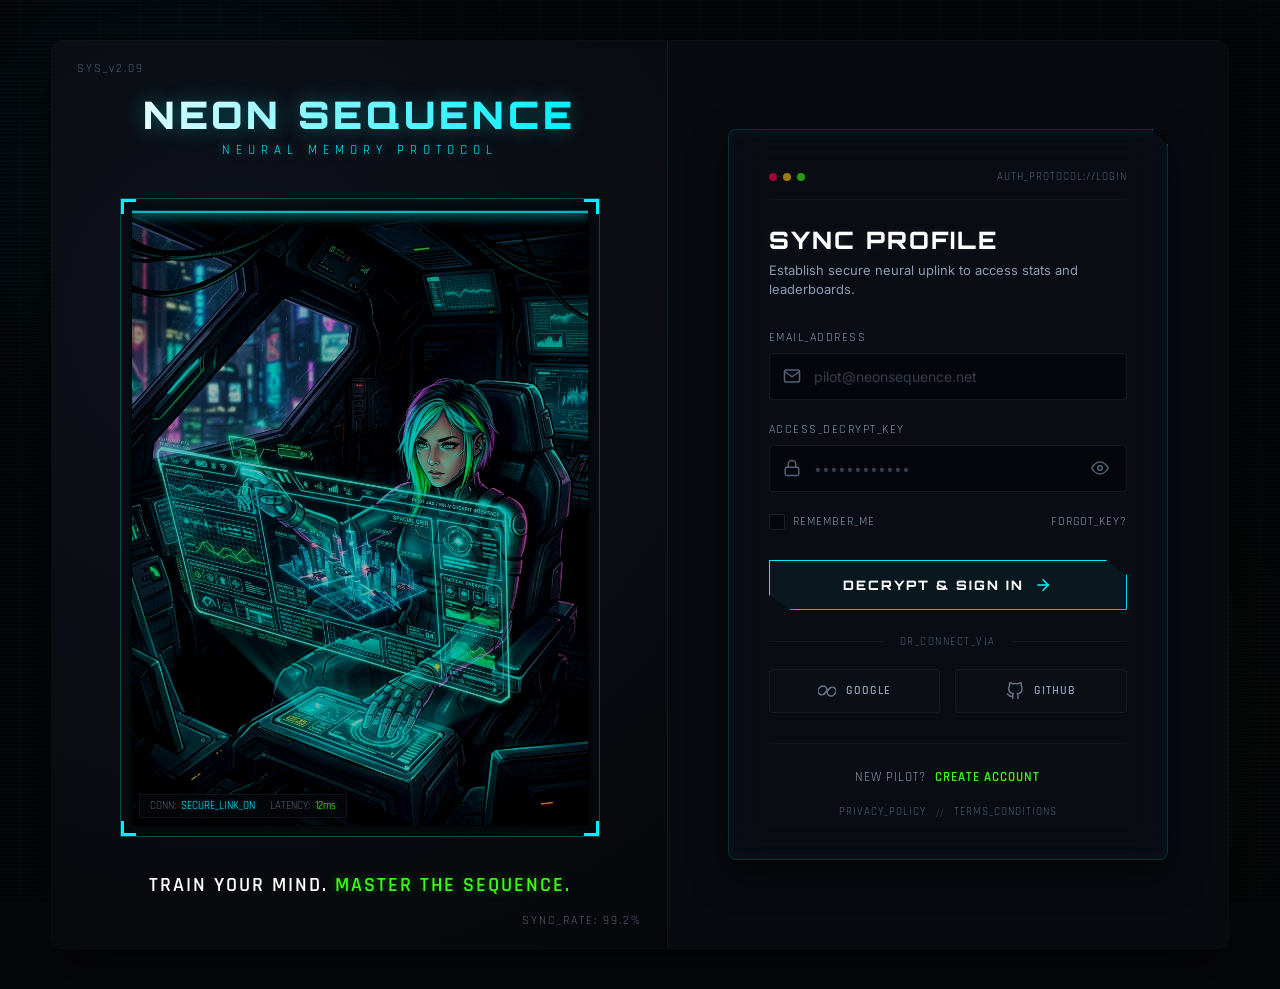
<file: index.html>
<!DOCTYPE html>
<html lang="en">
<head>
  <meta charset="UTF-8">
  <meta name="viewport" content="width=device-width, initial-scale=1.0">
  <title>Neon Sequence | Neural Authentication Portal</title>
  <meta name="description" content="Secure access portal for Neon Sequence. Log in to sync your gaming profile, track leaderboard rankings, and review neural achievements.">
  <!-- Fonts: Orbitron for titles, Rajdhani for futuristic technical headers, Inter for readable copy -->
  <link rel="preconnect" href="https://fonts.googleapis.com">
  <link rel="preconnect" href="https://fonts.gstatic.com" crossorigin>
  <link href="https://fonts.googleapis.com/css2?family=Inter:wght@300;400;500;600&family=Orbitron:wght@600;800;900&family=Rajdhani:wght@500;600;700&display=swap" rel="stylesheet">
  <link rel="stylesheet" href="style.css">
</head>
<body>
  <!-- Global loading overlay system -->
  <div class="neural-loader" id="neuralLoader">
    <div class="loader-terminal">
      <div class="loader-scanner"></div>
      <div class="loader-text">ESTABLISHING NEURAL LINK...</div>
      <div class="loader-pct" id="loaderPct">0%</div>
    </div>
  </div>

  <!-- Ambient background elements -->
  <div class="grid-overlay"></div>
  <div class="scanlines"></div>
  <div class="neon-ambient-glows">
    <div class="glow-cyan"></div>
    <div class="glow-green"></div>
  </div>

  <div class="app-container" id="appContainer">
    <!-- Split Screen Layout -->
    <main class="auth-wrapper">
      
      <!-- Left Side: Brand and Futuristic Illustration -->
      <section class="brand-panel">
        <div class="corner-hud top-left">SYS_v2.09</div>
        <div class="corner-hud bottom-right">SYNC_RATE: 99.2%</div>
        
        <div class="brand-content">
          <!-- Logo -->
          <div class="logo-container">
            <h1 class="logo-text" id="logoText">NEON SEQUENCE</h1>
            <div class="logo-sub">NEURAL MEMORY PROTOCOL</div>
          </div>
          
          <!-- Illustration Container with Tech HUD frame -->
          <div class="illustration-frame">
            <div class="hud-border-glow"></div>
            <div class="corner-bracket top-left"></div>
            <div class="corner-bracket top-right"></div>
            <div class="corner-bracket bottom-left"></div>
            <div class="corner-bracket bottom-right"></div>
            
            <div class="illustration-viewport">
              <img src="assets/gaming_illustration.jpg" alt="Cybernetic Gaming Illustration" class="illustration-img" id="illustrationImg">
              <div class="illustration-overlay-grid"></div>
              <div class="hud-scanner"></div>
            </div>
            
            <!-- Tech details overlay -->
            <div class="hud-telemetry">
              <div class="telemetry-item">
                <span class="telemetry-label">CONN:</span>
                <span class="telemetry-value text-glow-cyan">SECURE_LINK_ON</span>
              </div>
              <div class="telemetry-item">
                <span class="telemetry-label">LATENCY:</span>
                <span class="telemetry-value text-glow-green">12ms</span>
              </div>
            </div>
          </div>
          
          <!-- Tagline -->
          <div class="tagline-container">
            <p class="tagline-text">Train Your Mind. <span class="highlight-green">Master The Sequence.</span></p>
          </div>
        </div>
      </section>

      <!-- Right Side: Login Card -->
      <section class="login-panel">
        <div class="login-card-container">
          <div class="login-card" id="loginCard">
            <!-- Diagonal tech cut corners decorators -->
            <div class="card-tech-cut top-right"></div>
            
            <!-- Terminal Header -->
            <div class="card-header">
              <div class="terminal-dots">
                <span class="dot red"></span>
                <span class="dot yellow"></span>
                <span class="dot green"></span>
              </div>
              <div class="terminal-title">AUTH_PROTOCOL://LOGIN</div>
            </div>

            <!-- Card Content -->
            <div class="card-body">
              <h2 class="auth-title">SYNC PROFILE</h2>
              <p class="auth-desc">Establish secure neural uplink to access stats and leaderboards.</p>

              <!-- Global Error Display -->
              <div class="hud-error-box hidden" id="globalErrorBox">
                <div class="error-icon">
                  <svg xmlns="http://www.w3.org/2000/svg" width="18" height="18" viewBox="0 0 24 24" fill="none" stroke="currentColor" stroke-width="2" stroke-linecap="round" stroke-linejoin="round"><circle cx="12" cy="12" r="10"/><line x1="12" y1="8" x2="12" y2="12"/><line x1="12" y1="16" x2="12.01" y2="16"/></svg>
                </div>
                <div class="error-message" id="globalErrorMessage">Error connecting to neural node.</div>
              </div>

              <!-- Form -->
              <form id="loginForm" novalidate>
                <!-- Email Field -->
                <div class="input-group" id="emailGroup">
                  <label for="emailInput" class="input-label">EMAIL_ADDRESS</label>
                  <div class="input-container">
                    <span class="input-icon">
                      <svg xmlns="http://www.w3.org/2000/svg" width="18" height="18" viewBox="0 0 24 24" fill="none" stroke="currentColor" stroke-width="2" stroke-linecap="round" stroke-linejoin="round"><path d="M4 4h16c1.1 0 2 .9 2 2v12c0 1.1-.9 2-2 2H4c-1.1 0-2-.9-2-2V6c0-1.1.9-2 2-2z"/><polyline points="22,6 12,13 2,6"/></svg>
                    </span>
                    <input type="email" id="emailInput" class="custom-input" placeholder="pilot@neonsequence.net" autocomplete="email" required>
                    <div class="input-neon-border"></div>
                  </div>
                  <span class="input-error" id="emailError"></span>
                </div>

                <!-- Password Field -->
                <div class="input-group" id="passwordGroup">
                  <div class="password-label-wrapper">
                    <label for="passwordInput" class="input-label">ACCESS_DECRYPT_KEY</label>
                  </div>
                  <div class="input-container">
                    <span class="input-icon">
                      <svg xmlns="http://www.w3.org/2000/svg" width="18" height="18" viewBox="0 0 24 24" fill="none" stroke="currentColor" stroke-width="2" stroke-linecap="round" stroke-linejoin="round"><rect x="3" y="11" width="18" height="11" rx="2" ry="2"/><path d="M7 11V7a5 5 0 0 1 10 0v4"/></svg>
                    </span>
                    <input type="password" id="passwordInput" class="custom-input" placeholder="••••••••••••" autocomplete="current-password" required>
                    <button type="button" class="password-toggle" id="passwordToggle" aria-label="Toggle password visibility">
                      <svg xmlns="http://www.w3.org/2000/svg" width="18" height="18" viewBox="0 0 24 24" fill="none" stroke="currentColor" stroke-width="2" stroke-linecap="round" stroke-linejoin="round" class="eye-icon"><path d="M1 12s4-8 11-8 11 8 11 8-4 8-11 8-11-8-11-8z"/><circle cx="12" cy="12" r="3"/></svg>
                    </button>
                    <div class="input-neon-border"></div>
                  </div>
                  <span class="input-error" id="passwordError"></span>
                </div>

                <!-- Options -->
                <div class="options-wrapper">
                  <label class="remember-me">
                    <input type="checkbox" id="rememberCheckbox">
                    <span class="checkmark"></span>
                    <span class="remember-label">REMEMBER_ME</span>
                  </label>
                  <a href="#" class="forgot-pass-link" id="forgotPasswordLink">FORGOT_KEY?</a>
                </div>

                <!-- Sign In Button -->
                <button type="submit" class="btn-primary" id="signInBtn">
                  <span class="btn-border"></span>
                  <span class="btn-glow-cyan"></span>
                  <span class="btn-content">
                    <span class="btn-text" id="signInBtnText">DECRYPT & SIGN IN</span>
                    <span class="btn-arrow">
                      <svg xmlns="http://www.w3.org/2000/svg" width="18" height="18" viewBox="0 0 24 24" fill="none" stroke="currentColor" stroke-width="2" stroke-linecap="round" stroke-linejoin="round"><line x1="5" y1="12" x2="19" y2="12"/><polyline points="12,5 19,12 12,19"/></svg>
                    </span>
                  </span>
                </button>
              </form>

              <!-- Divider -->
              <div class="divider">
                <span class="divider-line"></span>
                <span class="divider-text">OR_CONNECT_VIA</span>
                <span class="divider-line"></span>
              </div>

              <!-- Social Logins -->
              <div class="social-logins">
                <!-- Google Button -->
                <button type="button" class="btn-social" id="googleBtn" aria-label="Sign in with Google">
                  <span class="social-border"></span>
                  <svg class="social-icon" xmlns="http://www.w3.org/2000/svg" width="18" height="18" viewBox="0 0 24 24" fill="none" stroke="currentColor" stroke-width="2" stroke-linecap="round" stroke-linejoin="round">
                    <path d="M15.54 8.46a5 5 0 0 1 7.07 7.07l-1.72 1.71a5 5 0 1 1-7.07-7.07l1.72-1.71z"/>
                    <path d="M8.46 15.54a5 5 0 0 1-7.07-7.07l1.72-1.71a5 5 0 1 1 7.07 7.07l-1.72 1.71z"/>
                    <line x1="8" y1="16" x2="16" y2="8"/>
                  </svg>
                  <span class="social-text">GOOGLE</span>
                </button>
                <!-- GitHub Button -->
                <button type="button" class="btn-social" id="githubBtn" aria-label="Sign in with GitHub">
                  <span class="social-border"></span>
                  <svg class="social-icon" xmlns="http://www.w3.org/2000/svg" width="18" height="18" viewBox="0 0 24 24" fill="none" stroke="currentColor" stroke-width="2" stroke-linecap="round" stroke-linejoin="round">
                    <path d="M9 19c-5 1.5-5-2.5-7-3m14 6v-3.87a3.37 3.37 0 0 0-.94-2.61c3.14-.35 6.44-1.54 6.44-7A5.44 5.44 0 0 0 20 4.77 5.07 5.07 0 0 0 19.91 1S18.73.65 16 2.48a13.38 13.38 0 0 0-7 0C6.27.65 5.09 1 5.09 1A5.07 5.07 0 0 0 5 4.77a5.44 5.44 0 0 0-1.5 3.78c0 5.42 3.3 6.61 6.44 7A3.37 3.37 0 0 0 9 18.13V22"/>
                  </svg>
                  <span class="social-text">GITHUB</span>
                </button>
              </div>
            </div>

            <!-- Footer Links inside Card -->
            <footer class="card-footer">
              <p class="new-account-text">NEW PILOT? <a href="register.html" class="footer-highlight-link" id="createAccountLink">CREATE ACCOUNT</a></p>
              <div class="legal-links">
                <a href="#" class="legal-link" id="privacyLink">PRIVACY_POLICY</a>
                <span class="legal-divider">//</span>
                <a href="#" class="legal-link" id="termsLink">TERMS_CONDITIONS</a>
              </div>
            </footer>
          </div>
        </div>
      </section>

    </main>

    <!-- Success Dashboard Simulation Overlay -->
    <div class="success-overlay hidden" id="successOverlay">
      <div class="success-hud">
        <div class="success-glow-ring"></div>
        <div class="success-radar"></div>
        
        <div class="success-terminal">
          <div class="terminal-line text-glow-green">>>> PROTOCOL CHECK: OK</div>
          <div class="terminal-line text-glow-cyan" id="successUsername">>>> DECRYPTING PROFILE: USER_FOUND</div>
          <div class="terminal-line">>>> INITIALIZING COGNITIVE INTERFACE...</div>
          <div class="terminal-line scanline-anim">>>> SYNC RATE: 100% (STABLE)</div>
          
          <div class="terminal-big-alert">
            <span class="access-granted-text">ACCESS GRANTED</span>
            <div class="accent-box">NEURAL LINK SYNCED</div>
          </div>
          
          <div class="dashboard-preview">
            <div class="preview-header">
              <span class="p-title">NEON SEQUENCE HUD</span>
              <span class="p-status blink-fast">PILOT ACTIVE</span>
            </div>
            <div class="preview-stats">
              <div class="p-stat">
                <span class="ps-label">LEVEL</span>
                <span class="ps-value text-glow-cyan">42</span>
              </div>
              <div class="p-stat">
                <span class="ps-label">ACCURACY</span>
                <span class="ps-value text-glow-green">98.4%</span>
              </div>
              <div class="p-stat">
                <span class="ps-label">RANK</span>
                <span class="ps-value text-glow-yellow">ELITE</span>
              </div>
            </div>
            <button class="btn-primary mini-btn" id="continueToGameBtn">
              <span class="btn-border"></span>
              <span class="btn-content">ENTER CORE SIMULATION</span>
            </button>
          </div>
        </div>
      </div>
    </div>
  </div>

  <script src="app.js"></script>
</body>
</html>
</file>
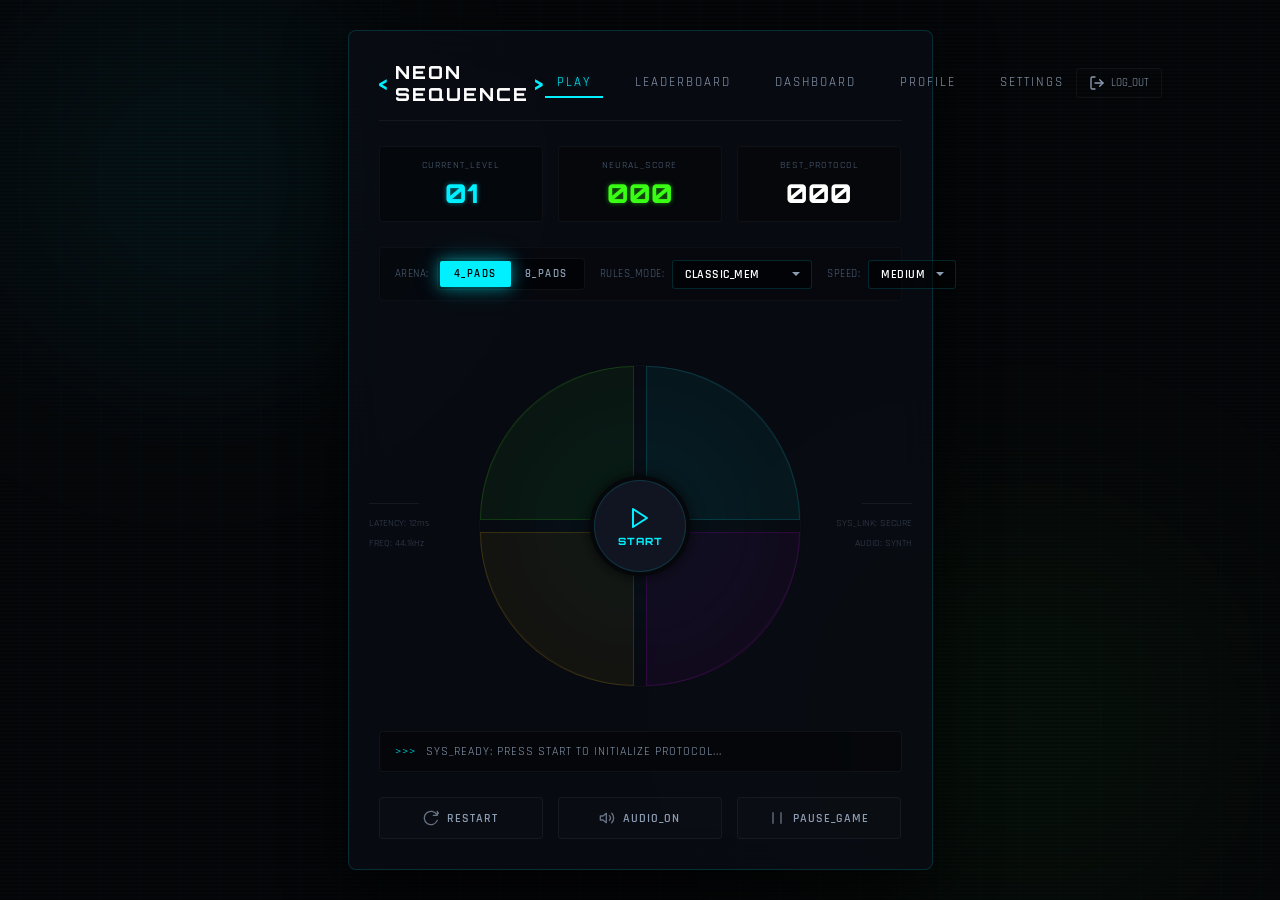
<file: game.html>
<!DOCTYPE html>
<html lang="en">
<head>
  <meta charset="UTF-8">
  <meta name="viewport" content="width=device-width, initial-scale=1.0">
  <title>Neon Sequence | Core Simulation Arena</title>
  <meta name="description" content="Core memory training protocol arena. Train your mind, repeat sequence patterns, and ascend global leaderboard rankings.">
  <!-- Fonts: Orbitron for titles, Rajdhani for technical headers, Inter for readable copy -->
  <link rel="preconnect" href="https://fonts.googleapis.com">
  <link rel="preconnect" href="https://fonts.gstatic.com" crossorigin>
  <link href="https://fonts.googleapis.com/css2?family=Inter:wght@300;400;500;600&family=Orbitron:wght@600;800;900&family=Rajdhani:wght@500;600;700&display=swap" rel="stylesheet">
  <link rel="stylesheet" href="style.css">
</head>
<body class="game-body-mode">
  <!-- Global loading overlay system -->
  <div class="neural-loader" id="neuralLoader">
    <div class="loader-terminal">
      <div class="loader-scanner"></div>
      <div class="loader-text">ESTABLISHING NEURAL LINK...</div>
      <div class="loader-pct" id="loaderPct">0%</div>
    </div>
  </div>

  <!-- Ambient background elements -->
  <div class="grid-overlay"></div>
  <div class="scanlines"></div>
  <div class="neon-ambient-glows">
    <div class="glow-cyan"></div>
    <div class="glow-green"></div>
  </div>

  <div class="app-container">
    <main class="game-wrapper" id="gameWrapper">
      <!-- Top HUD Header -->
      <header class="game-header">
        <div class="game-logo">
          <span class="logo-accent-bracket">&lt;</span>
          <span class="logo-title">NEON SEQUENCE</span>
          <span class="logo-accent-bracket">&gt;</span>
        </div>
        
        <!-- Navigation Tabs -->
        <nav class="dash-nav">
          <a href="game.html" class="nav-tab active">PLAY</a>
          <a href="leaderboard.html" class="nav-tab">LEADERBOARD</a>
          <a href="dashboard.html" class="nav-tab">DASHBOARD</a>
          <a href="profile.html" class="nav-tab">PROFILE</a>
          <a href="settings.html" class="nav-tab">SETTINGS</a>
        </nav>

        <a href="index.html" class="btn-logout" id="logOutBtn">
          <svg xmlns="http://www.w3.org/2000/svg" width="16" height="16" viewBox="0 0 24 24" fill="none" stroke="currentColor" stroke-width="2" stroke-linecap="round" stroke-linejoin="round"><path d="M9 21H5a2 2 0 0 1-2-2V5a2 2 0 0 1 2-2h4"/><polyline points="16 17 21 12 16 7"/><line x1="21" y1="12" x2="9" y2="12"/></svg>
          LOG_OUT
        </a>
      </header>

      <!-- Stats Bar Panel -->
      <section class="stats-panel">
        <div class="stat-hud-box" id="levelHudBox">
          <div class="stat-hud-title">CURRENT_LEVEL</div>
          <div class="stat-hud-value text-glow-cyan" id="levelVal">01</div>
        </div>
        <div class="stat-hud-box" id="scoreHudBox">
          <div class="stat-hud-title">NEURAL_SCORE</div>
          <div class="stat-hud-value text-glow-green" id="scoreVal">000</div>
        </div>
        <div class="stat-hud-box" id="bestHudBox">
          <div class="stat-hud-title">BEST_PROTOCOL</div>
          <div class="stat-hud-value text-glow-yellow" id="bestVal">000</div>
        </div>
        <!-- Lives indicator stats slot -->
        <div class="stat-hud-box" id="livesHudBox" style="display: none;">
          <div class="stat-hud-title">LIVES_LEFT</div>
          <div class="stat-hud-value lives-indicator-box" id="livesVal">
            <!-- Injected dynamically in JS -->
          </div>
        </div>
      </section>

      <!-- Selection controls for Mode & Difficulty -->
      <div class="controls-selection-row">
        
        <!-- Arena Layout -->
        <div class="selection-group">
          <span class="selection-label">ARENA:</span>
          <div class="mode-toggle-group">
            <button class="mode-btn active" id="modeNormalBtn">4_PADS</button>
            <button class="mode-btn" id="modeAdvancedBtn">8_PADS</button>
          </div>
        </div>

        <!-- Rules Mode Selector -->
        <div class="selection-group">
          <span class="selection-label">RULES_MODE:</span>
          <div class="custom-select-wrapper">
            <select id="rulesModeSelect" class="custom-select-hud">
              <option value="classic">CLASSIC_MEM</option>
              <option value="timer">TIMER_RUSH</option>
              <option value="survival">SURVIVAL_3L</option>
              <option value="daily">DAILY_CHALLENGE</option>
            </select>
          </div>
        </div>

        <!-- Difficulty Speed Selector -->
        <div class="selection-group">
          <span class="selection-label">SPEED:</span>
          <div class="custom-select-wrapper">
            <select id="difficultySelect" class="custom-select-hud">
              <option value="easy">EASY</option>
              <option value="medium" selected>MEDIUM</option>
              <option value="hard">HARD</option>
            </select>
          </div>
        </div>
        
      </div>

      <!-- Timer countdown progress bar -->
      <div id="gameTimerBarContainer">
        <div id="gameTimerBar"></div>
      </div>

      <!-- Main Game Arena -->
      <section class="arena-panel">
        <!-- Terminal telemetry overlay side decorators -->
        <div class="arena-tech-decor left-decor">
          <div class="decor-line"></div>
          <div class="decor-text">LATENCY: 12ms</div>
          <div class="decor-text">FREQ: 44.1kHz</div>
        </div>
        <div class="arena-tech-decor right-decor">
          <div class="decor-line"></div>
          <div class="decor-text">SYS_LINK: SECURE</div>
          <div class="decor-text">AUDIO: SYNTH</div>
        </div>

        <!-- 4/8-Pad Game Board Grid -->
        <div class="board-container" id="boardContainer">
          <div class="board-glow-base"></div>
          <div class="board-ring-outer"></div>
          
          <div class="game-board" id="gameBoard">
            <!-- Green Pad (Top Left) -->
            <button class="game-pad pad-green" id="pad-green" data-pad="green" aria-label="Green pad"></button>
            
            <!-- Cyan Pad (Top Center) -->
            <button class="game-pad pad-cyan" id="pad-cyan" data-pad="cyan" aria-label="Cyan pad"></button>
            
            <!-- Blue Pad (Top Right) -->
            <button class="game-pad pad-blue" id="pad-blue" data-pad="blue" aria-label="Blue pad"></button>
            
            <!-- Orange Pad (Middle Left) -->
            <button class="game-pad pad-orange" id="pad-orange" data-pad="orange" aria-label="Orange pad"></button>
            
            <!-- Red Pad (Middle Right) -->
            <button class="game-pad pad-red" id="pad-red" data-pad="red" aria-label="Red pad"></button>
            
            <!-- Yellow Pad (Bottom Left) -->
            <button class="game-pad pad-yellow" id="pad-yellow" data-pad="yellow" aria-label="Yellow pad"></button>
            
            <!-- Pink Pad (Bottom Center) -->
            <button class="game-pad pad-pink" id="pad-pink" data-pad="pink" aria-label="Pink pad"></button>
            
            <!-- Purple Pad (Bottom Right) -->
            <button class="game-pad pad-purple" id="pad-purple" data-pad="purple" aria-label="Purple pad"></button>

            <!-- Center Start Hub -->
            <div class="center-hub" id="centerHub">
              <button class="center-start-btn" id="centerStartBtn">
                <div class="hub-ripple"></div>
                <div class="btn-inner">
                  <svg class="play-icon" id="playIcon" xmlns="http://www.w3.org/2000/svg" width="24" height="24" viewBox="0 0 24 24" fill="none" stroke="currentColor" stroke-width="2" stroke-linecap="round" stroke-linejoin="round"><polygon points="5 3 19 12 5 21 5 3"/></svg>
                  <span class="start-text" id="startBtnText">START</span>
                </div>
              </button>
            </div>
          </div>
        </div>
      </section>

      <!-- Live Terminal Feedback Log -->
      <section class="feedback-panel">
        <div class="feedback-terminal">
          <span class="terminal-prompt">&gt;&gt;&gt;</span>
          <span class="terminal-log-text" id="terminalLog">SYS_READY: PRESS START TO INITIALIZE PROTOCOL...</span>
        </div>
      </section>

      <!-- Bottom Game Controls -->
      <section class="controls-panel">
        <button class="btn-control" id="restartBtn">
          <svg xmlns="http://www.w3.org/2000/svg" width="16" height="16" viewBox="0 0 24 24" fill="none" stroke="currentColor" stroke-width="2" stroke-linecap="round" stroke-linejoin="round"><path d="M21.5 2v6h-6M21.34 15.57a10 10 0 1 1-.57-8.38l5.67-5.67"/></svg>
          RESTART
        </button>
        
        <button class="btn-control" id="muteBtn">
          <svg id="muteIcon" xmlns="http://www.w3.org/2000/svg" width="16" height="16" viewBox="0 0 24 24" fill="none" stroke="currentColor" stroke-width="2" stroke-linecap="round" stroke-linejoin="round"><polygon points="11 5 6 9 2 9 2 15 6 15 11 19 11 5"/><path d="M19.07 4.93a10 10 0 0 1 0 14.14M15.54 8.46a5 5 0 0 1 0 7.07"/></svg>
          AUDIO_ON
        </button>
        
        <button class="btn-control" id="pauseBtn">
          <svg id="pauseIcon" xmlns="http://www.w3.org/2000/svg" width="16" height="16" viewBox="0 0 24 24" fill="none" stroke="currentColor" stroke-width="2" stroke-linecap="round" stroke-linejoin="round"><line x1="18" y1="4" x2="18" y2="20"/><line x1="6" y1="4" x2="6" y2="20"/></svg>
          PAUSE_GAME
        </button>
      </section>
    </main>

    <!-- Pause Screen HUD Overlay -->
    <div class="pause-overlay hidden" id="pauseOverlay">
      <div class="pause-card">
        <div class="pause-header">
          <span class="pause-dots"><span class="dot red"></span><span class="dot yellow"></span></span>
          <span class="pause-title">SYS_PAUSED</span>
        </div>
        <div class="pause-body">
          <h2 class="pause-heading">NEURAL LINK SUSPENDED</h2>
          <p class="pause-desc">The simulation pattern memory is currently paused. Resume when ready to continue sequence replication.</p>
          <button class="btn-primary" id="resumeBtn">
            <span class="btn-border"></span>
            <span class="btn-content">RESUME SIMULATION</span>
          </button>
        </div>
      </div>
    </div>
  </div>

  <script src="game.js"></script>
</body>
</html>
</file>
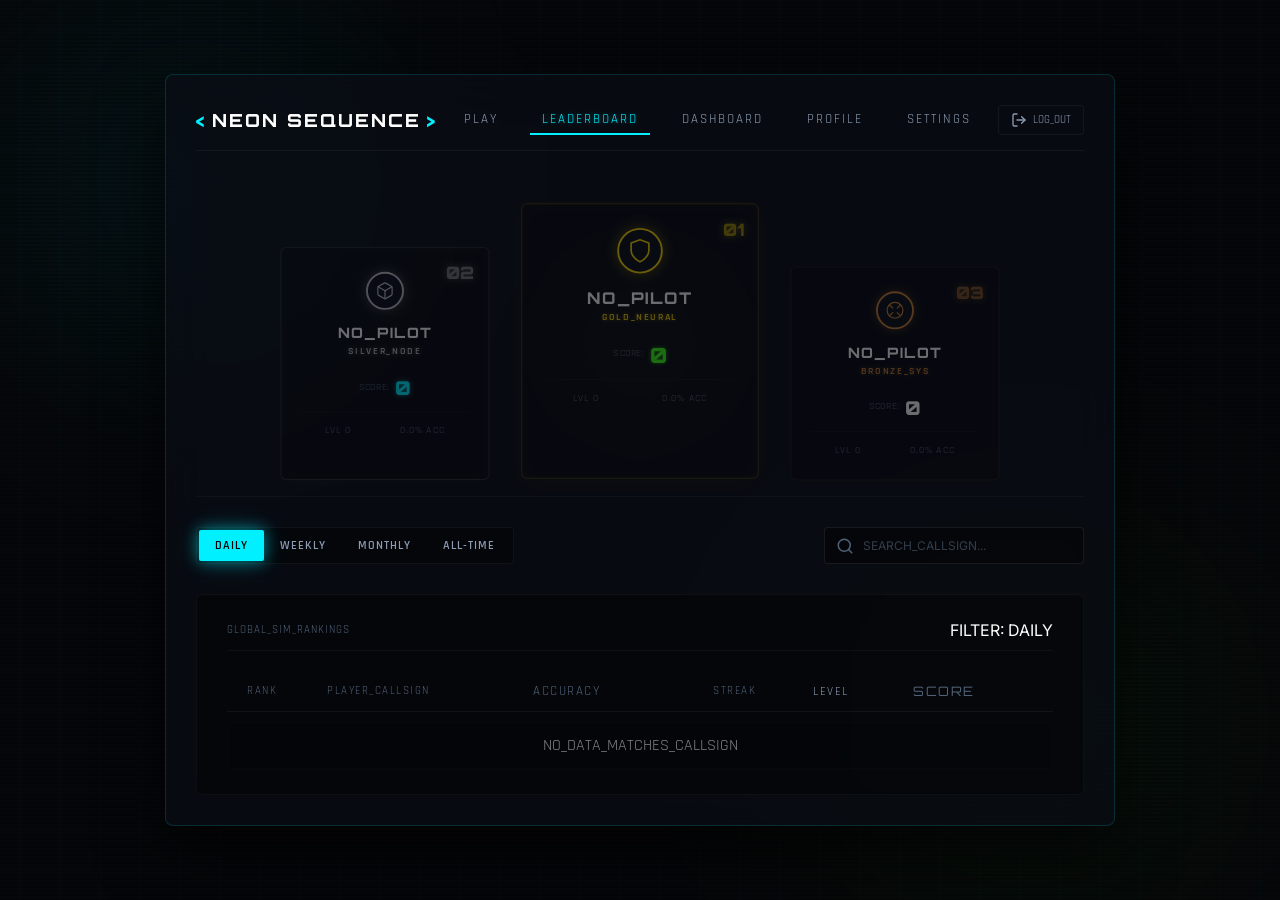
<file: leaderboard.html>
<!DOCTYPE html>
<html lang="en">
<head>
  <meta charset="UTF-8">
  <meta name="viewport" content="width=device-width, initial-scale=1.0">
  <title>Neon Sequence | Global Rankings Portal</title>
  <meta name="description" content="Global leaderboard rankings portal for Neon Sequence. Inspect top cognitive performances, streakers, and accuracy stats.">
  <!-- Fonts: Orbitron for titles, Rajdhani for technical headers, Inter for readable copy -->
  <link rel="preconnect" href="https://fonts.googleapis.com">
  <link rel="preconnect" href="https://fonts.gstatic.com" crossorigin>
  <link href="https://fonts.googleapis.com/css2?family=Inter:wght@300;400;500;600&family=Orbitron:wght@600;800;900&family=Rajdhani:wght@500;600;700&display=swap" rel="stylesheet">
  <link rel="stylesheet" href="style.css">
</head>
<body class="dashboard-body-mode">
  <!-- Global loading overlay system -->
  <div class="neural-loader" id="neuralLoader">
    <div class="loader-terminal">
      <div class="loader-scanner"></div>
      <div class="loader-text">ESTABLISHING NEURAL LINK...</div>
      <div class="loader-pct" id="loaderPct">0%</div>
    </div>
  </div>

  <!-- Ambient background elements -->
  <div class="grid-overlay"></div>
  <div class="scanlines"></div>
  <div class="neon-ambient-glows">
    <div class="glow-cyan"></div>
    <div class="glow-green"></div>
  </div>

  <div class="app-container">
    <div class="leaderboard-wrapper">
      
      <!-- Top HUD Header -->
      <header class="game-header">
        <div class="game-logo">
          <span class="logo-accent-bracket">&lt;</span>
          <span class="logo-title">NEON SEQUENCE</span>
          <span class="logo-accent-bracket">&gt;</span>
        </div>
        
        <!-- Navigation Tabs -->
        <nav class="dash-nav">
          <a href="game.html" class="nav-tab">PLAY</a>
          <a href="leaderboard.html" class="nav-tab active">LEADERBOARD</a>
          <a href="dashboard.html" class="nav-tab">DASHBOARD</a>
          <a href="profile.html" class="nav-tab">PROFILE</a>
          <a href="settings.html" class="nav-tab">SETTINGS</a>
        </nav>

        <a href="index.html" class="btn-logout" id="logOutBtn">
          <svg xmlns="http://www.w3.org/2000/svg" width="16" height="16" viewBox="0 0 24 24" fill="none" stroke="currentColor" stroke-width="2" stroke-linecap="round" stroke-linejoin="round"><path d="M9 21H5a2 2 0 0 1-2-2V5a2 2 0 0 1 2-2h4"/><polyline points="16 17 21 12 16 7"/><line x1="21" y1="12" x2="9" y2="12"/></svg>
          LOG_OUT
        </a>
      </header>

      <!-- Main Leaderboard Layout -->
      <div class="leaderboard-layout">
        
        <!-- TOP 3 PODIUM HERO SECTION -->
        <section class="podium-section" id="podiumSection">
          
          <!-- Silver Position (Left, Rank 2) -->
          <div class="podium-card silver-podium" id="podium-2">
            <div class="podium-badge">02</div>
            <div class="podium-avatar-frame">
              <div class="avatar-ring"></div>
              <svg class="podium-avatar-svg" xmlns="http://www.w3.org/2000/svg" width="40" height="40" viewBox="0 0 24 24" fill="none" stroke="currentColor" stroke-width="1.5" stroke-linecap="round" stroke-linejoin="round"><path d="M21 16V8a2 2 0 0 0-1-1.73l-7-4a2 2 0 0 0-2 0l-7 4A2 2 0 0 0 3 8v8a2 2 0 0 0 1 1.73l7 4a2 2 0 0 0 2 0l7-4A2 2 0 0 0 21 16z"/><polyline points="3.27 6.96 12 12.01 20.73 6.96"/><line x1="12" y1="22.08" x2="12" y2="12"/></svg>
            </div>
            <h3 class="podium-username">V_GHOST</h3>
            <div class="podium-medallion silver-text">SILVER_NODE</div>
            <div class="podium-score-row">
              <span class="ps-label">SCORE:</span>
              <span class="ps-value text-glow-cyan">88,290</span>
            </div>
            <div class="podium-meta">
              <span>LVL 42</span>
              <span class="text-glow-yellow">97.8% ACC</span>
            </div>
          </div>

          <!-- Gold Position (Center, Rank 1) -->
          <div class="podium-card gold-podium" id="podium-1">
            <div class="podium-glow-base"></div>
            <div class="podium-badge">01</div>
            <div class="podium-avatar-frame">
              <div class="avatar-ring"></div>
              <svg class="podium-avatar-svg" xmlns="http://www.w3.org/2000/svg" width="48" height="48" viewBox="0 0 24 24" fill="none" stroke="currentColor" stroke-width="1.5" stroke-linecap="round" stroke-linejoin="round"><path d="M12 22s8-4 8-10V5l-8-3-8 3v7c0 6 8 10 8 10z"/></svg>
            </div>
            <h3 class="podium-username">CYBER_DRAGON</h3>
            <div class="podium-medallion gold-text">GOLD_NEURAL</div>
            <div class="podium-score-row">
              <span class="ps-label">SCORE:</span>
              <span class="ps-value text-glow-green">104,500</span>
            </div>
            <div class="podium-meta">
              <span>LVL 54</span>
              <span class="text-glow-green">99.4% ACC</span>
            </div>
          </div>

          <!-- Bronze Position (Right, Rank 3) -->
          <div class="podium-card bronze-podium" id="podium-3">
            <div class="podium-badge">03</div>
            <div class="podium-avatar-frame">
              <div class="avatar-ring"></div>
              <svg class="podium-avatar-svg" xmlns="http://www.w3.org/2000/svg" width="40" height="40" viewBox="0 0 24 24" fill="none" stroke="currentColor" stroke-width="1.5" stroke-linecap="round" stroke-linejoin="round"><circle cx="12" cy="12" r="10"/><path d="m4.93 4.93 4.24 4.24M14.83 9.17l4.24-4.24M14.83 14.83l4.24 4.24M9.17 14.83l-4.24 4.24"/></svg>
            </div>
            <h3 class="podium-username">ECHO_PULSE</h3>
            <div class="podium-medallion bronze-text">BRONZE_SYS</div>
            <div class="podium-score-row">
              <span class="ps-label">SCORE:</span>
              <span class="ps-value text-glow-yellow">76,140</span>
            </div>
            <div class="podium-meta">
              <span>LVL 38</span>
              <span class="text-glow-cyan">96.9% ACC</span>
            </div>
          </div>

        </section>

        <!-- FILTERS AND SEARCH PANEL -->
        <section class="leaderboard-controls-panel">
          <!-- Time Filters -->
          <div class="filter-tab-bar">
            <button class="filter-btn active" data-filter="daily">DAILY</button>
            <button class="filter-btn" data-filter="weekly">WEEKLY</button>
            <button class="filter-btn" data-filter="monthly">MONTHLY</button>
            <button class="filter-btn" data-filter="all-time">ALL-TIME</button>
          </div>
          
          <!-- Callsign Search -->
          <div class="search-group">
            <div class="input-container">
              <span class="input-icon">
                <svg xmlns="http://www.w3.org/2000/svg" width="18" height="18" viewBox="0 0 24 24" fill="none" stroke="currentColor" stroke-width="2" stroke-linecap="round" stroke-linejoin="round"><circle cx="11" cy="11" r="8"/><line x1="21" y1="21" x2="16.65" y2="16.65"/></svg>
              </span>
              <input type="text" id="searchBar" class="custom-input" placeholder="SEARCH_CALLSIGN...">
              <div class="input-neon-border"></div>
            </div>
          </div>
        </section>

        <!-- RANKINGS TABLE SECTION -->
        <section class="rankings-table-card hud-card">
          <div class="card-header">
            <div class="terminal-title">GLOBAL_SIM_RANKINGS</div>
            <div class="stats-count" id="activeFilterLabel">FILTER: DAILY</div>
          </div>
          
          <div class="table-container">
            <div class="rankings-table-header">
              <div class="col-rank">RANK</div>
              <div class="col-player">PLAYER_CALLSIGN</div>
              <div class="col-accuracy">ACCURACY</div>
              <div class="col-streak">STREAK</div>
              <div class="col-level">LEVEL</div>
              <div class="col-score">SCORE</div>
            </div>
            
            <div class="rankings-table-body" id="rankingsTableBody">
              <!-- Dynamically populated rows in JS -->
            </div>
          </div>
        </section>

      </div>
    </div>
  </div>

  <script src="leaderboard.js"></script>
</body>
</html>
</file>
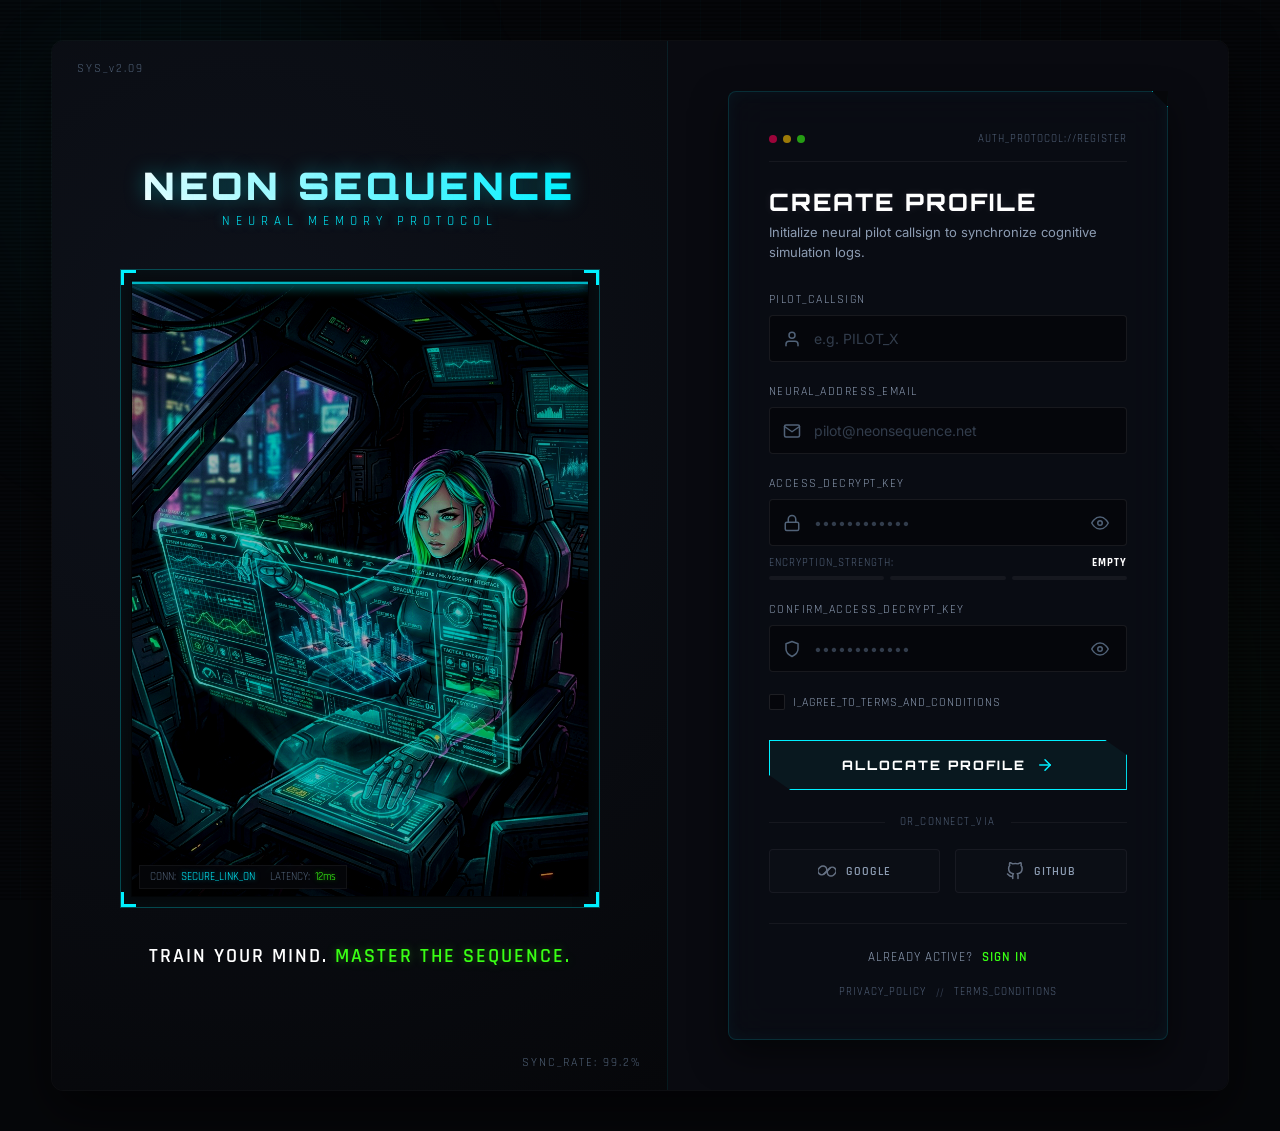
<file: register.html>
<!DOCTYPE html>
<html lang="en">
<head>
  <meta charset="UTF-8">
  <meta name="viewport" content="width=device-width, initial-scale=1.0">
  <title>Neon Sequence | Neural Registration Portal</title>
  <meta name="description" content="Registration portal for Neon Sequence. Register a secure callsign profile to log rankings, stats, and achievements.">
  <!-- Fonts: Orbitron for titles, Rajdhani for technical headers, Inter for readable copy -->
  <link rel="preconnect" href="https://fonts.googleapis.com">
  <link rel="preconnect" href="https://fonts.gstatic.com" crossorigin>
  <link href="https://fonts.googleapis.com/css2?family=Inter:wght@300;400;500;600&family=Orbitron:wght@600;800;900&family=Rajdhani:wght@500;600;700&display=swap" rel="stylesheet">
  <link rel="stylesheet" href="style.css">
</head>
<body>
  <!-- Global loading overlay system -->
  <div class="neural-loader" id="neuralLoader">
    <div class="loader-terminal">
      <div class="loader-scanner"></div>
      <div class="loader-text">ESTABLISHING NEURAL LINK...</div>
      <div class="loader-pct" id="loaderPct">0%</div>
    </div>
  </div>

  <!-- Ambient background elements -->
  <div class="grid-overlay"></div>
  <div class="scanlines"></div>
  <div class="neon-ambient-glows">
    <div class="glow-cyan"></div>
    <div class="glow-green"></div>
  </div>

  <div class="app-container" id="appContainer">
    <!-- Split Screen Layout -->
    <main class="auth-wrapper">
      
      <!-- Left Side: Brand and Futuristic Illustration -->
      <section class="brand-panel">
        <div class="corner-hud top-left">SYS_v2.09</div>
        <div class="corner-hud bottom-right">SYNC_RATE: 99.2%</div>
        
        <div class="brand-content">
          <!-- Logo -->
          <div class="logo-container">
            <h1 class="logo-text">NEON SEQUENCE</h1>
            <div class="logo-sub">NEURAL MEMORY PROTOCOL</div>
          </div>
          
          <!-- Illustration Container with Tech HUD frame -->
          <div class="illustration-frame">
            <div class="hud-border-glow"></div>
            <div class="corner-bracket top-left"></div>
            <div class="corner-bracket top-right"></div>
            <div class="corner-bracket bottom-left"></div>
            <div class="corner-bracket bottom-right"></div>
            
            <div class="illustration-viewport">
              <img src="assets/gaming_illustration.jpg" alt="Cybernetic Gaming Illustration" class="illustration-img">
              <div class="illustration-overlay-grid"></div>
              <div class="hud-scanner"></div>
            </div>
            
            <!-- Tech details overlay -->
            <div class="hud-telemetry">
              <div class="telemetry-item">
                <span class="telemetry-label">CONN:</span>
                <span class="telemetry-value text-glow-cyan">SECURE_LINK_ON</span>
              </div>
              <div class="telemetry-item">
                <span class="telemetry-label">LATENCY:</span>
                <span class="telemetry-value text-glow-green">12ms</span>
              </div>
            </div>
          </div>
          
          <!-- Tagline -->
          <div class="tagline-container">
            <p class="tagline-text">Train Your Mind. <span class="highlight-green">Master The Sequence.</span></p>
          </div>
        </div>
      </section>

      <!-- Right Side: Registration Card -->
      <section class="login-panel">
        <div class="login-card-container">
          <div class="login-card" id="registerCard">
            <!-- Diagonal tech cut corners decorators -->
            <div class="card-tech-cut top-right"></div>
            
            <!-- Terminal Header -->
            <div class="card-header">
              <div class="terminal-dots">
                <span class="dot red"></span>
                <span class="dot yellow"></span>
                <span class="dot green"></span>
              </div>
              <div class="terminal-title">AUTH_PROTOCOL://REGISTER</div>
            </div>

            <!-- Card Content -->
            <div class="card-body">
              <h2 class="auth-title">CREATE PROFILE</h2>
              <p class="auth-desc">Initialize neural pilot callsign to synchronize cognitive simulation logs.</p>

              <!-- Global Error Display -->
              <div class="hud-error-box hidden" id="globalErrorBox">
                <div class="error-icon">
                  <svg xmlns="http://www.w3.org/2000/svg" width="18" height="18" viewBox="0 0 24 24" fill="none" stroke="currentColor" stroke-width="2" stroke-linecap="round" stroke-linejoin="round"><circle cx="12" cy="12" r="10"/><line x1="12" y1="8" x2="12" y2="12"/><line x1="12" y1="16" x2="12.01" y2="16"/></svg>
                </div>
                <div class="error-message" id="globalErrorMessage">Error writing data to mainframe sectors.</div>
              </div>

              <!-- Form -->
              <form id="registerForm" novalidate>
                <!-- Username Field -->
                <div class="input-group" id="usernameGroup">
                  <label for="usernameInput" class="input-label">PILOT_CALLSIGN</label>
                  <div class="input-container">
                    <span class="input-icon">
                      <svg xmlns="http://www.w3.org/2000/svg" width="18" height="18" viewBox="0 0 24 24" fill="none" stroke="currentColor" stroke-width="2" stroke-linecap="round" stroke-linejoin="round"><path d="M20 21v-2a4 4 0 0 0-4-4H8a4 4 0 0 0-4 4v2"/><circle cx="12" cy="7" r="4"/></svg>
                    </span>
                    <input type="text" id="usernameInput" class="custom-input" placeholder="e.g. PILOT_X" autocomplete="username" required>
                    <div class="input-neon-border"></div>
                  </div>
                  <span class="input-error" id="usernameError"></span>
                </div>

                <!-- Email Field -->
                <div class="input-group" id="emailGroup">
                  <label for="emailInput" class="input-label">NEURAL_ADDRESS_EMAIL</label>
                  <div class="input-container">
                    <span class="input-icon">
                      <svg xmlns="http://www.w3.org/2000/svg" width="18" height="18" viewBox="0 0 24 24" fill="none" stroke="currentColor" stroke-width="2" stroke-linecap="round" stroke-linejoin="round"><path d="M4 4h16c1.1 0 2 .9 2 2v12c0 1.1-.9 2-2 2H4c-1.1 0-2-.9-2-2V6c0-1.1.9-2 2-2z"/><polyline points="22,6 12,13 2,6"/></svg>
                    </span>
                    <input type="email" id="emailInput" class="custom-input" placeholder="pilot@neonsequence.net" autocomplete="email" required>
                    <div class="input-neon-border"></div>
                  </div>
                  <span class="input-error" id="emailError"></span>
                </div>

                <!-- Password Field -->
                <div class="input-group" id="passwordGroup">
                  <label for="passwordInput" class="input-label">ACCESS_DECRYPT_KEY</label>
                  <div class="input-container">
                    <span class="input-icon">
                      <svg xmlns="http://www.w3.org/2000/svg" width="18" height="18" viewBox="0 0 24 24" fill="none" stroke="currentColor" stroke-width="2" stroke-linecap="round" stroke-linejoin="round"><rect x="3" y="11" width="18" height="11" rx="2" ry="2"/><path d="M7 11V7a5 5 0 0 1 10 0v4"/></svg>
                    </span>
                    <input type="password" id="passwordInput" class="custom-input" placeholder="••••••••••••" autocomplete="new-password" required>
                    <button type="button" class="password-toggle" id="passwordToggle" aria-label="Toggle password visibility">
                      <svg xmlns="http://www.w3.org/2000/svg" width="18" height="18" viewBox="0 0 24 24" fill="none" stroke="currentColor" stroke-width="2" stroke-linecap="round" stroke-linejoin="round" class="eye-icon"><path d="M1 12s4-8 11-8 11 8 11 8-4 8-11 8-11-8-11-8z"/><circle cx="12" cy="12" r="3"/></svg>
                    </button>
                    <div class="input-neon-border"></div>
                  </div>
                  
                  <!-- Password Strength Indicator Meter -->
                  <div class="password-strength-container" id="strengthContainer">
                    <div class="strength-header">
                      <span class="strength-title">ENCRYPTION_STRENGTH:</span>
                      <span class="strength-label" id="strengthLabel">EMPTY</span>
                    </div>
                    <div class="strength-meter">
                      <span class="strength-segment" id="seg-1"></span>
                      <span class="strength-segment" id="seg-2"></span>
                      <span class="strength-segment" id="seg-3"></span>
                    </div>
                  </div>
                  
                  <span class="input-error" id="passwordError"></span>
                </div>

                <!-- Confirm Password Field -->
                <div class="input-group" id="confirmPasswordGroup">
                  <label for="confirmPasswordInput" class="input-label">CONFIRM_ACCESS_DECRYPT_KEY</label>
                  <div class="input-container">
                    <span class="input-icon">
                      <svg xmlns="http://www.w3.org/2000/svg" width="18" height="18" viewBox="0 0 24 24" fill="none" stroke="currentColor" stroke-width="2" stroke-linecap="round" stroke-linejoin="round"><path d="M12 22s8-4 8-10V5l-8-3-8 3v7c0 6 8 10 8 10z"/></svg>
                    </span>
                    <input type="password" id="confirmPasswordInput" class="custom-input" placeholder="••••••••••••" autocomplete="new-password" required>
                    <button type="button" class="password-toggle" id="confirmPasswordToggle" aria-label="Toggle password visibility">
                      <svg xmlns="http://www.w3.org/2000/svg" width="18" height="18" viewBox="0 0 24 24" fill="none" stroke="currentColor" stroke-width="2" stroke-linecap="round" stroke-linejoin="round" class="eye-icon"><path d="M1 12s4-8 11-8 11 8 11 8-4 8-11 8-11-8-11-8z"/><circle cx="12" cy="12" r="3"/></svg>
                    </button>
                    <div class="input-neon-border"></div>
                  </div>
                  <span class="input-error" id="confirmPasswordError"></span>
                </div>

                <!-- Options: Terms and Conditions -->
                <div class="options-wrapper">
                  <label class="remember-me">
                    <input type="checkbox" id="termsCheckbox" required>
                    <span class="checkmark"></span>
                    <span class="remember-label">I_AGREE_TO_TERMS_AND_CONDITIONS</span>
                  </label>
                </div>

                <!-- Create Account Button -->
                <button type="submit" class="btn-primary" id="createAccountBtn">
                  <span class="btn-border"></span>
                  <span class="btn-glow-cyan"></span>
                  <span class="btn-content">
                    <span class="btn-text" id="createBtnText">ALLOCATE PROFILE</span>
                    <span class="btn-arrow">
                      <svg xmlns="http://www.w3.org/2000/svg" width="18" height="18" viewBox="0 0 24 24" fill="none" stroke="currentColor" stroke-width="2" stroke-linecap="round" stroke-linejoin="round"><line x1="5" y1="12" x2="19" y2="12"/><polyline points="12,5 19,12 12,19"/></svg>
                    </span>
                  </span>
                </button>
              </form>

              <!-- Divider -->
              <div class="divider">
                <span class="divider-line"></span>
                <span class="divider-text">OR_CONNECT_VIA</span>
                <span class="divider-line"></span>
              </div>

              <!-- Social Logins -->
              <div class="social-logins">
                <!-- Google Button -->
                <button type="button" class="btn-social" id="googleBtn" aria-label="Sign up with Google">
                  <span class="social-border"></span>
                  <svg class="social-icon" xmlns="http://www.w3.org/2000/svg" width="18" height="18" viewBox="0 0 24 24" fill="none" stroke="currentColor" stroke-width="2" stroke-linecap="round" stroke-linejoin="round">
                    <path d="M15.54 8.46a5 5 0 0 1 7.07 7.07l-1.72 1.71a5 5 0 1 1-7.07-7.07l1.72-1.71z"/>
                    <path d="M8.46 15.54a5 5 0 0 1-7.07-7.07l1.72-1.71a5 5 0 1 1 7.07 7.07l-1.72 1.71z"/>
                    <line x1="8" y1="16" x2="16" y2="8"/>
                  </svg>
                  <span class="social-text">GOOGLE</span>
                </button>
                <!-- GitHub Button -->
                <button type="button" class="btn-social" id="githubBtn" aria-label="Sign up with GitHub">
                  <span class="social-border"></span>
                  <svg class="social-icon" xmlns="http://www.w3.org/2000/svg" width="18" height="18" viewBox="0 0 24 24" fill="none" stroke="currentColor" stroke-width="2" stroke-linecap="round" stroke-linejoin="round">
                    <path d="M9 19c-5 1.5-5-2.5-7-3m14 6v-3.87a3.37 3.37 0 0 0-.94-2.61c3.14-.35 6.44-1.54 6.44-7A5.44 5.44 0 0 0 20 4.77 5.07 5.07 0 0 0 19.91 1S18.73.65 16 2.48a13.38 13.38 0 0 0-7 0C6.27.65 5.09 1 5.09 1A5.07 5.07 0 0 0 5 4.77a5.44 5.44 0 0 0-1.5 3.78c0 5.42 3.3 6.61 6.44 7A3.37 3.37 0 0 0 9 18.13V22"/>
                  </svg>
                  <span class="social-text">GITHUB</span>
                </button>
              </div>
            </div>

            <!-- Footer Links inside Card -->
            <footer class="card-footer">
              <p class="new-account-text">ALREADY ACTIVE? <a href="index.html" class="footer-highlight-link">SIGN IN</a></p>
              <div class="legal-links">
                <a href="#" class="legal-link">PRIVACY_POLICY</a>
                <span class="legal-divider">//</span>
                <a href="#" class="legal-link">TERMS_CONDITIONS</a>
              </div>
            </footer>
          </div>
        </div>
      </section>

    </main>
  </div>

  <script src="register.js"></script>
</body>
</html>
</file>
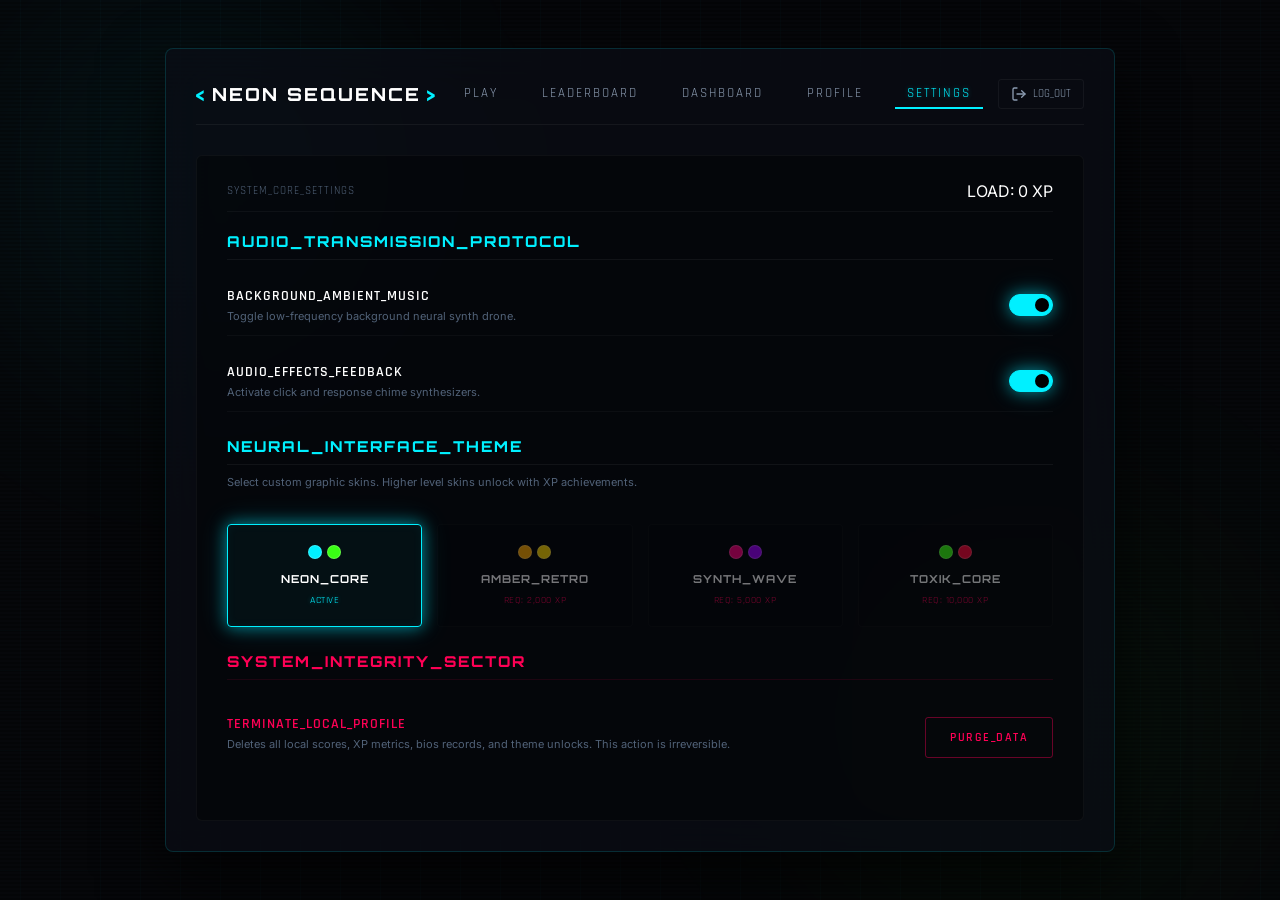
<file: settings.html>
<!DOCTYPE html>
<html lang="en">
<head>
  <meta charset="UTF-8">
  <meta name="viewport" content="width=device-width, initial-scale=1.0">
  <title>Neon Sequence | System Configurations</title>
  <meta name="description" content="Configure core audio loops, toggle graphic color theme schemes, and verify credentials.">
  <!-- Fonts: Orbitron for titles, Rajdhani for technical headers, Inter for readable copy -->
  <link rel="preconnect" href="https://fonts.googleapis.com">
  <link rel="preconnect" href="https://fonts.gstatic.com" crossorigin>
  <link href="https://fonts.googleapis.com/css2?family=Inter:wght@300;400;500;600&family=Orbitron:wght@600;800;900&family=Rajdhani:wght@500;600;700&display=swap" rel="stylesheet">
  <link rel="stylesheet" href="style.css">
</head>
<body class="dashboard-body-mode">
  <!-- Global loading overlay system -->
  <div class="neural-loader" id="neuralLoader">
    <div class="loader-terminal">
      <div class="loader-scanner"></div>
      <div class="loader-text">ESTABLISHING NEURAL LINK...</div>
      <div class="loader-pct" id="loaderPct">0%</div>
    </div>
  </div>

  <!-- Ambient background elements -->
  <div class="grid-overlay"></div>
  <div class="scanlines"></div>
  <div class="neon-ambient-glows">
    <div class="glow-cyan"></div>
    <div class="glow-green"></div>
  </div>

  <div class="app-container">
    <div class="leaderboard-wrapper">
      
      <!-- Top HUD Header -->
      <header class="game-header">
        <div class="game-logo">
          <span class="logo-accent-bracket">&lt;</span>
          <span class="logo-title">NEON SEQUENCE</span>
          <span class="logo-accent-bracket">&gt;</span>
        </div>
        
        <!-- Navigation Tabs -->
        <nav class="dash-nav">
          <a href="game.html" class="nav-tab">PLAY</a>
          <a href="leaderboard.html" class="nav-tab">LEADERBOARD</a>
          <a href="dashboard.html" class="nav-tab">DASHBOARD</a>
          <a href="profile.html" class="nav-tab">PROFILE</a>
          <a href="settings.html" class="nav-tab active">SETTINGS</a>
        </nav>

        <a href="index.html" class="btn-logout" id="logOutBtn">
          <svg xmlns="http://www.w3.org/2000/svg" width="16" height="16" viewBox="0 0 24 24" fill="none" stroke="currentColor" stroke-width="2" stroke-linecap="round" stroke-linejoin="round"><path d="M9 21H5a2 2 0 0 1-2-2V5a2 2 0 0 1 2-2h4"/><polyline points="16 17 21 12 16 7"/><line x1="21" y1="12" x2="9" y2="12"/></svg>
          LOG_OUT
        </a>
      </header>

      <!-- Settings Layout -->
      <div class="leaderboard-layout">
        
        <section class="hud-card rankings-table-card">
          <div class="card-header">
            <div class="terminal-title">SYSTEM_CORE_SETTINGS</div>
            <div class="stats-count" id="settingsXpVal">LOAD: -- XP</div>
          </div>
          
          <div class="settings-content-wrapper">
            
            <!-- SECTION 1: AUDIO CONFIGURATIONS -->
            <div class="settings-section">
              <h3 class="settings-heading">AUDIO_TRANSMISSION_PROTOCOL</h3>
              
              <div class="settings-row">
                <div class="settings-info">
                  <span class="settings-title">BACKGROUND_AMBIENT_MUSIC</span>
                  <span class="settings-desc">Toggle low-frequency background neural synth drone.</span>
                </div>
                <div class="settings-control">
                  <label class="switch">
                    <input type="checkbox" id="bgmToggle">
                    <span class="slider"></span>
                  </label>
                </div>
              </div>

              <div class="settings-row">
                <div class="settings-info">
                  <span class="settings-title">AUDIO_EFFECTS_FEEDBACK</span>
                  <span class="settings-desc">Activate click and response chime synthesizers.</span>
                </div>
                <div class="settings-control">
                  <label class="switch">
                    <input type="checkbox" id="sfxToggle" checked>
                    <span class="slider"></span>
                  </label>
                </div>
              </div>
            </div>

            <!-- SECTION 2: GRAPHICAL THEMES OVERRIDES -->
            <div class="settings-section">
              <h3 class="settings-heading">NEURAL_INTERFACE_THEME</h3>
              <p class="settings-desc" style="margin-top: -5px; margin-bottom: 10px;">Select custom graphic skins. Higher level skins unlock with XP achievements.</p>
              
              <div class="theme-cards-grid">
                
                <!-- Theme 1: Default Cyan-Green -->
                <div class="theme-unlock-card" id="theme-default" data-theme="default">
                  <div class="theme-swatch">
                    <div class="swatch-dot" style="background-color: #00f0ff;"></div>
                    <div class="swatch-dot" style="background-color: #39ff14;"></div>
                  </div>
                  <span class="theme-name">NEON_CORE</span>
                  <span class="theme-status">ACTIVE</span>
                </div>

                <!-- Theme 2: Retro Amber & Gold (Level 5 / 2,000 XP) -->
                <div class="theme-unlock-card locked" id="theme-amber-gold" data-theme="amber-gold" data-xp-req="2000">
                  <div class="theme-swatch">
                    <div class="swatch-dot" style="background-color: #ffaa00;"></div>
                    <div class="swatch-dot" style="background-color: #ffd700;"></div>
                  </div>
                  <span class="theme-name">AMBER_RETRO</span>
                  <span class="theme-status">REQ: 2,000 XP</span>
                </div>

                <!-- Theme 3: Synthwave Pink & Purple (Level 10 / 5,000 XP) -->
                <div class="theme-unlock-card locked" id="theme-synthwave" data-theme="synthwave" data-xp-req="5000">
                  <div class="theme-swatch">
                    <div class="swatch-dot" style="background-color: #ff007f;"></div>
                    <div class="swatch-dot" style="background-color: #9d00ff;"></div>
                  </div>
                  <span class="theme-name">SYNTH_WAVE</span>
                  <span class="theme-status">REQ: 5,000 XP</span>
                </div>

                <!-- Theme 4: Toxik Acid Green & Poison Red (Level 20 / 10,000 XP) -->
                <div class="theme-unlock-card locked" id="theme-toxic" data-theme="toxic" data-xp-req="10000">
                  <div class="theme-swatch">
                    <div class="swatch-dot" style="background-color: #39ff14;"></div>
                    <div class="swatch-dot" style="background-color: #ff073a;"></div>
                  </div>
                  <span class="theme-name">TOXIK_CORE</span>
                  <span class="theme-status">REQ: 10,000 XP</span>
                </div>

              </div>
            </div>

            <!-- SECTION 3: SYSTEM INTEGRITY (RESET) -->
            <div class="settings-section" style="margin-top: 15px;">
              <h3 class="settings-heading" style="color: var(--neon-red); border-color: rgba(255, 0, 85, 0.1);">SYSTEM_INTEGRITY_SECTOR</h3>
              
              <div class="settings-row" style="border: none;">
                <div class="settings-info">
                  <span class="settings-title" style="color: var(--neon-red);">TERMINATE_LOCAL_PROFILE</span>
                  <span class="settings-desc">Deletes all local scores, XP metrics, bios records, and theme unlocks. This action is irreversible.</span>
                </div>
                <button class="btn-danger" id="resetBtn">PURGE_DATA</button>
              </div>
            </div>

          </div>
        </section>

      </div>
    </div>
  </div>

  <script src="settings.js"></script>
</body>
</html>
</file>
<file: style.css>
/* Neon Sequence Cyberpunk Design System & Styling */

:root {
  --bg-dark: #06070a;
  --bg-light-dark: #0c0e14;
  --card-bg: rgba(11, 14, 22, 0.7);
  --neon-cyan: #00f0ff;
  --neon-green: #39ff14;
  --neon-yellow: #ffc400;
  --neon-red: #ff0055;
  --border-color: rgba(0, 240, 255, 0.15);
  --border-color-active: rgba(0, 240, 255, 0.8);
  --border-green-active: rgba(57, 255, 20, 0.8);
  
  --text-primary: #ffffff;
  --text-secondary: #8c9cb2;
  --text-muted: #516278;
  
  --font-header: 'Orbitron', sans-serif;
  --font-tech: 'Rajdhani', sans-serif;
  --font-body: 'Inter', sans-serif;
  
  --glow-cyan: 0 0 15px rgba(0, 240, 255, 0.5), 0 0 30px rgba(0, 240, 255, 0.2);
  --glow-green: 0 0 15px rgba(57, 255, 20, 0.5), 0 0 30px rgba(57, 255, 20, 0.2);
  --glow-red: 0 0 15px rgba(255, 0, 85, 0.5);
  --glow-yellow: 0 0 15px rgba(255, 196, 0, 0.5);
  
  --transition-fast: 0.2s cubic-bezier(0.25, 0.8, 0.25, 1);
  --transition-normal: 0.4s cubic-bezier(0.25, 0.8, 0.25, 1);
  --transition-slow: 0.8s cubic-bezier(0.25, 0.8, 0.25, 1);
}

/* Reset & Global settings */
* {
  box-sizing: border-box;
  margin: 0;
  padding: 0;
  scrollbar-width: thin;
  scrollbar-color: var(--neon-cyan) var(--bg-dark);
}

body {
  font-family: var(--font-body);
  background-color: var(--bg-dark);
  color: var(--text-primary);
  min-height: 100vh;
  overflow-x: hidden;
  position: relative;
}

/* Scrollbar customization */
::-webkit-scrollbar {
  width: 6px;
}
::-webkit-scrollbar-track {
  background: var(--bg-dark);
}
::-webkit-scrollbar-thumb {
  background: var(--neon-cyan);
  border-radius: 3px;
  box-shadow: var(--glow-cyan);
}

/* Ambient Background Aesthetics */
.grid-overlay {
  position: fixed;
  top: 0;
  left: 0;
  width: 100vw;
  height: 100vh;
  background-image: 
    linear-gradient(rgba(0, 240, 255, 0.02) 1px, transparent 1px),
    linear-gradient(90deg, rgba(0, 240, 255, 0.02) 1px, transparent 1px);
  background-size: 40px 40px;
  background-position: center;
  z-index: 1;
  pointer-events: none;
  animation: grid-scroll 120s linear infinite;
}

@keyframes grid-scroll {
  0% { background-position: 0 0; }
  100% { background-position: 0 1000px; }
}

.scanlines {
  position: fixed;
  top: 0;
  left: 0;
  width: 100vw;
  height: 100vh;
  background: linear-gradient(
    rgba(18, 16, 16, 0) 50%, 
    rgba(0, 0, 0, 0.25) 50%
  );
  background-size: 100% 4px;
  z-index: 2;
  pointer-events: none;
}

.neon-ambient-glows {
  position: fixed;
  width: 100vw;
  height: 100vh;
  top: 0;
  left: 0;
  z-index: 0;
  overflow: hidden;
  pointer-events: none;
}

.glow-cyan {
  position: absolute;
  top: -10%;
  left: -10%;
  width: 50%;
  height: 60%;
  background: radial-gradient(circle, rgba(0, 240, 255, 0.08) 0%, transparent 70%);
  filter: blur(80px);
  animation: float-glow 15s ease-in-out infinite alternate;
}

.glow-green {
  position: absolute;
  bottom: -10%;
  right: -10%;
  width: 60%;
  height: 60%;
  background: radial-gradient(circle, rgba(57, 255, 20, 0.06) 0%, transparent 70%);
  filter: blur(80px);
  animation: float-glow 20s ease-in-out infinite alternate-reverse;
}

@keyframes float-glow {
  0% { transform: translate(0, 0) scale(1); }
  100% { transform: translate(50px, 30px) scale(1.15); }
}

/* App Container Layout */
.app-container {
  position: relative;
  z-index: 3;
  min-height: 100vh;
  display: flex;
  justify-content: center;
  align-items: center;
}

.auth-wrapper {
  display: grid;
  grid-template-columns: 1.1fr 1fr;
  width: 92%;
  max-width: 1280px;
  min-height: 80vh;
  margin: 40px auto;
  border-radius: 12px;
  overflow: hidden;
  box-shadow: 0 20px 50px rgba(0, 0, 0, 0.6);
  border: 1px solid rgba(255, 255, 255, 0.03);
  position: relative;
}

/* LEFT SIDE: Brand Panel */
.brand-panel {
  background: radial-gradient(circle at 30% 30%, #0e121b 0%, #06070a 100%);
  display: flex;
  flex-direction: column;
  justify-content: center;
  align-items: center;
  padding: 50px;
  position: relative;
  border-right: 1px solid rgba(0, 240, 255, 0.08);
}

/* Corner HUD styling */
.corner-hud {
  position: absolute;
  font-family: var(--font-tech);
  font-size: 12px;
  color: var(--text-muted);
  letter-spacing: 2px;
}
.corner-hud.top-left { top: 20px; left: 25px; }
.corner-hud.bottom-right { bottom: 20px; right: 25px; }

.brand-content {
  width: 100%;
  max-width: 480px;
  display: flex;
  flex-direction: column;
  align-items: center;
  text-align: center;
}

/* Brand Logo */
.logo-container {
  margin-bottom: 40px;
}
.logo-text {
  font-family: var(--font-header);
  font-size: 38px;
  font-weight: 900;
  letter-spacing: 4px;
  background: linear-gradient(90deg, #ffffff 0%, var(--neon-cyan) 50%, #ffffff 100%);
  background-size: 200% auto;
  -webkit-background-clip: text;
  -webkit-text-fill-color: transparent;
  animation: shine 4s linear infinite;
  text-shadow: 0 0 20px rgba(0, 240, 255, 0.35);
  position: relative;
}

@keyframes shine {
  0% { background-position: 0% center; }
  50% { background-position: 100% center; }
  100% { background-position: 200% center; }
}

.logo-sub {
  font-family: var(--font-tech);
  font-size: 13px;
  color: var(--neon-cyan);
  letter-spacing: 6px;
  margin-top: 4px;
  text-shadow: 0 0 8px rgba(0, 240, 255, 0.5);
  text-transform: uppercase;
}

/* Illustration HUD viewport */
.illustration-frame {
  width: 100%;
  aspect-ratio: 4/5;
  position: relative;
  padding: 10px;
  background: rgba(0, 0, 0, 0.4);
  border: 1px solid rgba(0, 240, 255, 0.1);
  box-shadow: inset 0 0 20px rgba(0, 240, 255, 0.05);
  margin-bottom: 35px;
}

.hud-border-glow {
  position: absolute;
  inset: -1px;
  border: 1px solid rgba(0, 240, 255, 0.2);
  pointer-events: none;
  animation: hud-glow 4s ease-in-out infinite alternate;
}

@keyframes hud-glow {
  0% { opacity: 0.4; }
  100% { opacity: 1; box-shadow: 0 0 15px rgba(0, 240, 255, 0.15); }
}

/* HUD corners */
.corner-bracket {
  position: absolute;
  width: 15px;
  height: 15px;
  border-color: var(--neon-cyan);
  border-style: solid;
  pointer-events: none;
  z-index: 2;
}
.corner-bracket.top-left { top: 0; left: 0; border-width: 3px 0 0 3px; }
.corner-bracket.top-right { top: 0; right: 0; border-width: 3px 3px 0 0; }
.corner-bracket.bottom-left { bottom: 0; left: 0; border-width: 0 0 3px 3px; }
.corner-bracket.bottom-right { bottom: 0; right: 0; border-width: 0 3px 3px 0; }

.illustration-viewport {
  position: relative;
  width: 100%;
  height: 100%;
  overflow: hidden;
  border: 1px solid rgba(0, 0, 0, 0.5);
}

.illustration-img {
  width: 100%;
  height: 100%;
  object-fit: cover;
  filter: brightness(0.7) contrast(1.1) saturate(1.2);
  transition: transform 5s ease;
}

.illustration-frame:hover .illustration-img {
  transform: scale(1.05);
}

.illustration-overlay-grid {
  position: absolute;
  inset: 0;
  background-image: 
    linear-gradient(rgba(57, 255, 20, 0.05) 1px, transparent 1px),
    linear-gradient(90deg, rgba(57, 255, 20, 0.05) 1px, transparent 1px);
  background-size: 20px 20px;
  pointer-events: none;
  mix-blend-mode: overlay;
}

/* Cyber scan sweep animation */
.hud-scanner {
  position: absolute;
  top: 0;
  left: 0;
  width: 100%;
  height: 4px;
  background: linear-gradient(180deg, transparent, var(--neon-cyan), transparent);
  box-shadow: 0 0 12px var(--neon-cyan);
  animation: scan-sweep 6s linear infinite;
  pointer-events: none;
  z-index: 3;
}

@keyframes scan-sweep {
  0% { top: -2%; }
  50% { top: 102%; }
  100% { top: -2%; }
}

.hud-telemetry {
  position: absolute;
  bottom: 18px;
  left: 18px;
  display: flex;
  gap: 15px;
  z-index: 5;
  background: rgba(6, 7, 10, 0.8);
  backdrop-filter: blur(5px);
  border: 1px solid rgba(255, 255, 255, 0.05);
  padding: 4px 10px;
  font-family: var(--font-tech);
  font-size: 11px;
}

.telemetry-item {
  display: flex;
  gap: 5px;
}
.telemetry-label { color: var(--text-muted); }
.text-glow-cyan { color: var(--neon-cyan); text-shadow: 0 0 5px rgba(0, 240, 255, 0.5); }
.text-glow-green { color: var(--neon-green); text-shadow: 0 0 5px rgba(57, 255, 20, 0.5); }

/* Tagline */
.tagline-container {
  width: 100%;
}
.tagline-text {
  font-family: var(--font-tech);
  font-size: 20px;
  text-transform: uppercase;
  letter-spacing: 2px;
  color: var(--text-primary);
  font-weight: 600;
}
.highlight-green {
  color: var(--neon-green);
  text-shadow: 0 0 10px rgba(57, 255, 20, 0.35);
}


/* RIGHT SIDE: Login Panel */
.login-panel {
  display: flex;
  justify-content: center;
  align-items: center;
  padding: 50px;
  position: relative;
  background: #090a10;
}

.login-card-container {
  width: 100%;
  max-width: 440px;
}

/* Glassmorphism Card styling */
.login-card {
  background: var(--card-bg);
  backdrop-filter: blur(20px);
  -webkit-backdrop-filter: blur(20px);
  border: 1px solid var(--border-color);
  border-radius: 8px;
  padding: 40px;
  box-shadow: 0 15px 35px rgba(0, 0, 0, 0.5), inset 0 0 15px rgba(0, 240, 255, 0.05);
  position: relative;
  z-index: 5;
  transition: box-shadow var(--transition-normal), border var(--transition-normal);
}

.login-card:hover {
  border-color: rgba(0, 240, 255, 0.35);
  box-shadow: 
    0 15px 40px rgba(0, 0, 0, 0.6), 
    0 0 25px rgba(0, 240, 255, 0.05);
}

/* Tech Cuts / Angled corners decorators */
.card-tech-cut {
  position: absolute;
  width: 16px;
  height: 16px;
  background-color: var(--bg-dark);
  z-index: 10;
}
.card-tech-cut.top-right {
  top: -1px;
  right: -1px;
  clip-path: polygon(100% 0, 0 0, 100% 100%);
  border-bottom: 1px solid var(--neon-cyan);
  border-left: 1px solid var(--neon-cyan);
  box-shadow: -2px 2px 5px rgba(0, 240, 255, 0.3);
}

/* Terminal simulated title */
.card-header {
  display: flex;
  justify-content: space-between;
  align-items: center;
  border-bottom: 1px solid rgba(255, 255, 255, 0.05);
  padding-bottom: 15px;
  margin-bottom: 25px;
}

.terminal-dots {
  display: flex;
  gap: 6px;
}

.terminal-dots .dot {
  width: 8px;
  height: 8px;
  border-radius: 50%;
  display: inline-block;
  opacity: 0.6;
}

.dot.red { background-color: var(--neon-red); }
.dot.yellow { background-color: var(--neon-yellow); }
.dot.green { background-color: var(--neon-green); }

.terminal-title {
  font-family: var(--font-tech);
  font-size: 11px;
  color: var(--text-muted);
  letter-spacing: 1px;
}

/* Card Body Header */
.auth-title {
  font-family: var(--font-header);
  font-size: 24px;
  font-weight: 800;
  letter-spacing: 2px;
  color: var(--text-primary);
  margin-bottom: 6px;
  text-shadow: 0 0 8px rgba(255, 255, 255, 0.1);
}

.auth-desc {
  font-size: 13px;
  color: var(--text-secondary);
  line-height: 1.5;
  margin-bottom: 30px;
}


/* Input styling and floating labels */
.input-group {
  margin-bottom: 22px;
  display: flex;
  flex-direction: column;
  text-align: left;
}

.input-label {
  font-family: var(--font-tech);
  font-size: 12px;
  color: var(--text-secondary);
  letter-spacing: 1.5px;
  margin-bottom: 8px;
  display: block;
}

.password-label-wrapper {
  display: flex;
  justify-content: space-between;
  align-items: center;
}

.input-container {
  position: relative;
  display: flex;
  align-items: center;
}

.input-icon {
  position: absolute;
  left: 14px;
  color: var(--text-muted);
  display: flex;
  align-items: center;
  justify-content: center;
  transition: color var(--transition-fast);
}

.custom-input {
  width: 100%;
  background: rgba(0, 0, 0, 0.4);
  border: 1px solid rgba(255, 255, 255, 0.08);
  border-radius: 4px;
  padding: 14px 14px 14px 44px;
  font-family: var(--font-body);
  font-size: 14px;
  color: var(--text-primary);
  outline: none;
  transition: border-color var(--transition-fast), background-color var(--transition-fast), box-shadow var(--transition-fast);
}

.custom-input::placeholder {
  color: var(--text-muted);
  opacity: 0.6;
}

.input-neon-border {
  position: absolute;
  inset: 0;
  border-radius: 4px;
  pointer-events: none;
  border: 1px solid transparent;
  transition: all var(--transition-fast);
}

/* Active states for input fields */
.custom-input:focus {
  border-color: rgba(0, 240, 255, 0.4);
  background: rgba(0, 240, 255, 0.02);
}

.custom-input:focus + .input-neon-border {
  border-color: var(--neon-cyan);
  box-shadow: 0 0 10px rgba(0, 240, 255, 0.2);
}

.custom-input:focus ~ .input-icon {
  color: var(--neon-cyan);
  filter: drop-shadow(0 0 3px rgba(0, 240, 255, 0.5));
}

/* Password eye button */
.password-toggle {
  position: absolute;
  right: 14px;
  background: none;
  border: none;
  color: var(--text-muted);
  cursor: pointer;
  display: flex;
  align-items: center;
  justify-content: center;
  padding: 4px;
  transition: color var(--transition-fast);
}

.password-toggle:hover {
  color: var(--neon-cyan);
}

.custom-input:focus ~ .password-toggle {
  color: var(--text-secondary);
}

/* Error States */
.input-group.invalid .custom-input {
  border-color: rgba(255, 0, 85, 0.4);
  background: rgba(255, 0, 85, 0.02);
}

.input-group.invalid .input-neon-border {
  border-color: var(--neon-red);
  box-shadow: 0 0 10px rgba(255, 0, 85, 0.15);
}

.input-group.invalid .input-icon {
  color: var(--neon-red);
}

.input-error {
  font-family: var(--font-tech);
  font-size: 11px;
  color: var(--neon-red);
  margin-top: 6px;
  letter-spacing: 0.5px;
  opacity: 0;
  transform: translateY(-4px);
  transition: opacity var(--transition-fast), transform var(--transition-fast);
  display: none;
}

.input-group.invalid .input-error {
  display: block;
  opacity: 1;
  transform: translateY(0);
}


/* Options styling (Remember Me / Forgot Password) */
.options-wrapper {
  display: flex;
  justify-content: space-between;
  align-items: center;
  margin-bottom: 30px;
}

/* Remember me custom checkbox */
.remember-me {
  display: flex;
  align-items: center;
  position: relative;
  cursor: pointer;
  user-select: none;
  font-family: var(--font-tech);
  font-size: 12px;
  color: var(--text-secondary);
  letter-spacing: 1px;
}

.remember-me input {
  position: absolute;
  opacity: 0;
  cursor: pointer;
  height: 0;
  width: 0;
}

.checkmark {
  position: relative;
  height: 16px;
  width: 16px;
  background-color: rgba(0, 0, 0, 0.4);
  border: 1px solid rgba(255, 255, 255, 0.1);
  border-radius: 2px;
  margin-right: 8px;
  transition: border-color var(--transition-fast), background-color var(--transition-fast), box-shadow var(--transition-fast);
}

.remember-me:hover input ~ .checkmark {
  border-color: rgba(0, 240, 255, 0.4);
}

.remember-me input:checked ~ .checkmark {
  background-color: rgba(0, 240, 255, 0.1);
  border-color: var(--neon-cyan);
  box-shadow: 0 0 8px rgba(0, 240, 255, 0.3);
}

.checkmark:after {
  content: "";
  position: absolute;
  display: none;
  left: 5px;
  top: 2px;
  width: 4px;
  height: 8px;
  border: solid var(--neon-cyan);
  border-width: 0 2px 2px 0;
  transform: rotate(45deg);
}

.remember-me input:checked ~ .checkmark:after {
  display: block;
}

.remember-label {
  transition: color var(--transition-fast);
}

.remember-me:hover .remember-label {
  color: var(--neon-cyan);
}

/* Forgot key link */
.forgot-pass-link {
  font-family: var(--font-tech);
  font-size: 12px;
  color: var(--text-secondary);
  text-decoration: none;
  letter-spacing: 1px;
  transition: color var(--transition-fast), text-shadow var(--transition-fast);
}

.forgot-pass-link:hover {
  color: var(--neon-cyan);
  text-shadow: 0 0 5px rgba(0, 240, 255, 0.5);
}


/* Primary Button (Slanted style with intense glow) */
.btn-primary {
  width: 100%;
  background: transparent;
  border: none;
  cursor: pointer;
  position: relative;
  display: flex;
  justify-content: center;
  align-items: center;
  padding: 16px 20px;
  outline: none;
  overflow: visible;
  margin-bottom: 25px;
  clip-path: polygon(0 0, 94% 0, 100% 30%, 100% 100%, 6% 100%, 0 70%);
}

.btn-border {
  position: absolute;
  inset: 0;
  border: 1px solid var(--neon-cyan);
  background: rgba(0, 240, 255, 0.05);
  transition: all var(--transition-normal);
  z-index: 1;
}

.btn-glow-cyan {
  position: absolute;
  inset: 0;
  box-shadow: 0 0 20px var(--neon-cyan);
  opacity: 0;
  transition: opacity var(--transition-normal);
  z-index: 0;
}

.btn-content {
  position: relative;
  z-index: 2;
  display: flex;
  align-items: center;
  justify-content: center;
  gap: 10px;
}

.btn-text {
  font-family: var(--font-header);
  font-size: 13px;
  font-weight: 800;
  letter-spacing: 2px;
  color: #ffffff;
  transition: letter-spacing var(--transition-normal);
}

.btn-arrow {
  color: var(--neon-cyan);
  display: flex;
  align-items: center;
  transform: translateX(0);
  transition: transform var(--transition-normal), color var(--transition-normal);
}

/* Primary Button Hover Animations */
.btn-primary:hover:not(:disabled) .btn-border {
  background: var(--neon-cyan);
}

.btn-primary:hover:not(:disabled) .btn-text {
  color: #000000;
}

.btn-primary:hover:not(:disabled) .btn-arrow {
  color: #000000;
  transform: translateX(5px);
}

.btn-primary:hover:not(:disabled) .btn-glow-cyan {
  opacity: 0.6;
}

.btn-primary:active:not(:disabled) {
  transform: scale(0.98);
}

/* Primary Button Loading State */
.btn-primary:disabled {
  cursor: not-allowed;
  opacity: 0.8;
}

.btn-primary:disabled .btn-border {
  border-color: var(--neon-cyan);
  background: rgba(0, 240, 255, 0.02);
  animation: button-pulse 1.5s infinite ease-in-out;
}

.btn-primary:disabled .btn-arrow {
  display: none;
}

.btn-primary:disabled .btn-text {
  letter-spacing: 3px;
  color: var(--neon-cyan);
}

@keyframes button-pulse {
  0% { opacity: 0.6; }
  50% { opacity: 1; }
  100% { opacity: 0.6; }
}


/* Social Divider */
.divider {
  display: flex;
  align-items: center;
  margin-bottom: 20px;
}

.divider-line {
  flex-grow: 1;
  height: 1px;
  background: rgba(255, 255, 255, 0.05);
}

.divider-text {
  font-family: var(--font-tech);
  font-size: 11px;
  color: var(--text-muted);
  letter-spacing: 1.5px;
  padding: 0 15px;
}


/* Social Buttons */
.social-logins {
  display: grid;
  grid-template-columns: 1fr 1fr;
  gap: 15px;
  margin-bottom: 30px;
}

.btn-social {
  background: rgba(255, 255, 255, 0.01);
  border: 1px solid rgba(255, 255, 255, 0.05);
  border-radius: 4px;
  padding: 12px 15px;
  cursor: pointer;
  display: flex;
  align-items: center;
  justify-content: center;
  gap: 10px;
  color: var(--text-secondary);
  transition: all var(--transition-fast);
  outline: none;
  position: relative;
  overflow: hidden;
}

.social-border {
  position: absolute;
  inset: 0;
  border-radius: 4px;
  border: 1px solid transparent;
  transition: all var(--transition-fast);
}

.social-icon {
  opacity: 0.7;
  transition: opacity var(--transition-fast);
}

.social-text {
  font-family: var(--font-tech);
  font-size: 12px;
  font-weight: 600;
  letter-spacing: 1px;
}

.btn-social:hover {
  background: rgba(0, 240, 255, 0.02);
  color: var(--neon-cyan);
  text-shadow: 0 0 5px rgba(0, 240, 255, 0.3);
}

.btn-social:hover .social-border {
  border-color: var(--neon-cyan);
  box-shadow: inset 0 0 8px rgba(0, 240, 255, 0.15);
}

.btn-social:hover .social-icon {
  opacity: 1;
  filter: drop-shadow(0 0 3px rgba(0, 240, 255, 0.5));
}


/* Card Footer (Links) */
.card-footer {
  border-top: 1px solid rgba(255, 255, 255, 0.05);
  padding-top: 25px;
  text-align: center;
}

.new-account-text {
  font-family: var(--font-tech);
  font-size: 13px;
  color: var(--text-secondary);
  letter-spacing: 1px;
  margin-bottom: 20px;
}

.footer-highlight-link {
  color: var(--neon-green);
  text-decoration: none;
  font-weight: 600;
  margin-left: 5px;
  transition: color var(--transition-fast), text-shadow var(--transition-fast);
}

.footer-highlight-link:hover {
  color: #55ff3b;
  text-shadow: 0 0 8px rgba(57, 255, 20, 0.5);
}

.legal-links {
  display: flex;
  justify-content: center;
  align-items: center;
  gap: 10px;
}

.legal-link {
  font-family: var(--font-tech);
  font-size: 11px;
  color: var(--text-muted);
  text-decoration: none;
  letter-spacing: 1px;
  transition: color var(--transition-fast);
}

.legal-link:hover {
  color: var(--text-secondary);
}

.legal-divider {
  font-size: 10px;
  color: var(--text-muted);
  opacity: 0.5;
}


/* HUD Error Box */
.hud-error-box {
  background: rgba(255, 0, 85, 0.08);
  border: 1px solid rgba(255, 0, 85, 0.4);
  border-left: 4px solid var(--neon-red);
  padding: 12px 15px;
  margin-bottom: 25px;
  display: flex;
  align-items: center;
  gap: 12px;
  border-radius: 4px;
  animation: shake-error 0.4s cubic-bezier(.36,.07,.19,.97) both;
}

.error-icon {
  color: var(--neon-red);
  display: flex;
  align-items: center;
}

.error-message {
  font-family: var(--font-tech);
  font-size: 12px;
  color: #ffcccc;
  letter-spacing: 0.5px;
  text-transform: uppercase;
}

@keyframes shake-error {
  10%, 90% { transform: translate3d(-1px, 0, 0); }
  20%, 80% { transform: translate3d(2px, 0, 0); }
  30%, 50%, 70% { transform: translate3d(-4px, 0, 0); }
  40%, 60% { transform: translate3d(4px, 0, 0); }
}


/* SUCCESS SCREEN SIMULATION OVERLAY */
.success-overlay {
  position: absolute;
  inset: 0;
  background: rgba(6, 7, 10, 0.95);
  backdrop-filter: blur(25px);
  z-index: 100;
  display: flex;
  justify-content: center;
  align-items: center;
  animation: overlay-fade-in 0.5s ease forwards;
}

@keyframes overlay-fade-in {
  from { opacity: 0; }
  to { opacity: 1; }
}

.success-hud {
  position: relative;
  width: 90%;
  max-width: 500px;
  padding: 40px;
  background: rgba(11, 14, 22, 0.85);
  border: 1px solid var(--neon-green);
  box-shadow: 0 0 40px rgba(57, 255, 20, 0.15), inset 0 0 25px rgba(57, 255, 20, 0.05);
  border-radius: 8px;
  overflow: hidden;
}

.success-glow-ring {
  position: absolute;
  top: -100px;
  left: 50%;
  transform: translateX(-50%);
  width: 300px;
  height: 150px;
  background: radial-gradient(ellipse, rgba(57, 255, 20, 0.1) 0%, transparent 70%);
  pointer-events: none;
}

.success-radar {
  position: absolute;
  bottom: 0;
  right: 0;
  width: 200px;
  height: 200px;
  background: radial-gradient(circle, rgba(0, 240, 255, 0.02) 0%, transparent 70%);
  border-radius: 50%;
  pointer-events: none;
  animation: pulse-ring 4s linear infinite;
}

@keyframes pulse-ring {
  0% { transform: scale(0.5); opacity: 0; }
  50% { opacity: 0.5; }
  100% { transform: scale(1.5); opacity: 0; }
}

.success-terminal {
  display: flex;
  flex-direction: column;
  gap: 15px;
}

.terminal-line {
  font-family: var(--font-tech);
  font-size: 13px;
  color: var(--text-secondary);
  letter-spacing: 1px;
  opacity: 0;
  animation: line-reveal 0.3s steps(20) forwards;
}

.terminal-line:nth-child(1) { animation-delay: 0.2s; }
.terminal-line:nth-child(2) { animation-delay: 0.6s; }
.terminal-line:nth-child(3) { animation-delay: 1.0s; }
.terminal-line:nth-child(4) { animation-delay: 1.4s; }

@keyframes line-reveal {
  from { opacity: 0; transform: translateY(5px); }
  to { opacity: 1; transform: translateY(0); }
}

.terminal-big-alert {
  text-align: center;
  margin: 20px 0;
  padding: 15px;
  border-top: 1px solid rgba(57, 255, 20, 0.2);
  border-bottom: 1px solid rgba(57, 255, 20, 0.2);
  opacity: 0;
  animation: line-reveal 0.4s ease forwards;
  animation-delay: 1.8s;
}

.access-granted-text {
  font-family: var(--font-header);
  font-size: 32px;
  font-weight: 900;
  color: var(--neon-green);
  text-shadow: var(--glow-green);
  letter-spacing: 4px;
}

.accent-box {
  font-family: var(--font-tech);
  font-size: 12px;
  color: var(--text-secondary);
  letter-spacing: 3px;
  margin-top: 8px;
}

.dashboard-preview {
  opacity: 0;
  animation: line-reveal 0.5s ease forwards;
  animation-delay: 2.2s;
  background: rgba(0, 0, 0, 0.3);
  border: 1px solid rgba(255, 255, 255, 0.05);
  border-radius: 4px;
  padding: 20px;
  margin-top: 10px;
}

.preview-header {
  display: flex;
  justify-content: space-between;
  align-items: center;
  border-bottom: 1px solid rgba(255, 255, 255, 0.05);
  padding-bottom: 10px;
  margin-bottom: 15px;
}

.p-title {
  font-family: var(--font-tech);
  font-size: 12px;
  color: var(--text-secondary);
  letter-spacing: 1px;
}

.p-status {
  font-family: var(--font-tech);
  font-size: 11px;
  color: var(--neon-green);
  letter-spacing: 1px;
}

.blink-fast {
  animation: blink-fast 1s infinite alternate;
}

@keyframes blink-fast {
  0% { opacity: 0.2; }
  100% { opacity: 1; }
}

.preview-stats {
  display: grid;
  grid-template-columns: repeat(3, 1fr);
  gap: 15px;
  margin-bottom: 20px;
}

.p-stat {
  display: flex;
  flex-direction: column;
  align-items: center;
  background: rgba(255, 255, 255, 0.02);
  border: 1px solid rgba(255, 255, 255, 0.03);
  padding: 8px;
  border-radius: 2px;
}

.ps-label {
  font-family: var(--font-tech);
  font-size: 10px;
  color: var(--text-muted);
  letter-spacing: 0.5px;
  margin-bottom: 4px;
}

.ps-value {
  font-family: var(--font-header);
  font-size: 16px;
  font-weight: 800;
}

.mini-btn {
  margin-bottom: 0;
  padding: 12px 15px;
  background: rgba(57, 255, 20, 0.1);
}

.mini-btn .btn-border {
  border-color: var(--neon-green);
  background: rgba(57, 255, 20, 0.05);
}

.mini-btn:hover:not(:disabled) .btn-border {
  background: var(--neon-green);
}

.mini-btn:hover:not(:disabled) .btn-text {
  color: #000000;
}

.mini-btn .btn-content {
  font-family: var(--font-tech);
  font-size: 12px;
  letter-spacing: 1px;
  color: var(--neon-green);
}

.mini-btn:hover:not(:disabled) .btn-content {
  color: #000000;
}


/* Helper utilities */
.hidden {
  display: none !important;
}


/* RESPONSIVE LAYOUT & MEDIA QUERIES */

@media (max-width: 1024px) {
  .auth-wrapper {
    grid-template-columns: 1fr;
    max-width: 600px;
    min-height: auto;
  }
  
  .brand-panel {
    border-right: none;
    border-bottom: 1px solid rgba(0, 240, 255, 0.08);
    padding: 40px;
  }
  
  .illustration-frame {
    display: none; /* Hide large illustration on mobile to save space */
  }
  
  .logo-container {
    margin-bottom: 15px;
  }
  
  .logo-text {
    font-size: 32px;
  }
  
  .tagline-text {
    font-size: 16px;
  }
  
  .login-panel {
    padding: 40px 20px;
  }
  
  .login-card {
    padding: 30px 20px;
  }
}

@media (max-width: 480px) {
  .app-container {
    align-items: flex-start;
  }
  
  .auth-wrapper {
    width: 100%;
    margin: 0;
    border-radius: 0;
    border: none;
  }
  
  .brand-panel {
    padding: 30px 15px;
  }
  
  .logo-text {
    font-size: 28px;
  }
  
  .login-panel {
    padding: 25px 15px;
  }
  
  .login-card {
    padding: 25px 15px;
    border: none;
    background: transparent;
    box-shadow: none;
    backdrop-filter: none;
  }
  
  .login-card:hover {
    box-shadow: none;
  }
  
  .social-logins {
    grid-template-columns: 1fr;
    gap: 10px;
  }
  
  .options-wrapper {
    flex-direction: column;
    align-items: flex-start;
    gap: 15px;
  }
}

/* ==========================================
   GAMEPLAY SIMULATION SPECIFIC STYLES
   ========================================== */
.game-body-mode {
  display: flex;
  justify-content: center;
  align-items: center;
  min-height: 100vh;
}

.game-wrapper {
  width: 90%;
  max-width: 650px;
  background: var(--card-bg);
  backdrop-filter: blur(20px);
  -webkit-backdrop-filter: blur(20px);
  border: 1px solid var(--border-color);
  box-shadow: 0 20px 60px rgba(0, 0, 0, 0.7);
  border-radius: 8px;
  padding: 30px;
  display: flex;
  flex-direction: column;
  gap: 25px;
  position: relative;
}

.game-header {
  display: flex;
  justify-content: space-between;
  align-items: center;
  border-bottom: 1px solid rgba(255, 255, 255, 0.05);
  padding-bottom: 15px;
}

.game-logo {
  font-family: var(--font-header);
  font-size: 18px;
  font-weight: 800;
  letter-spacing: 2px;
  color: #ffffff;
  display: flex;
  align-items: center;
  gap: 5px;
}

.logo-accent-bracket {
  color: var(--neon-cyan);
}

.hud-connection {
  display: flex;
  align-items: center;
  gap: 8px;
  background: rgba(57, 255, 20, 0.03);
  border: 1px solid rgba(57, 255, 20, 0.1);
  padding: 4px 10px;
  border-radius: 2px;
}

.hud-indicator {
  width: 6px;
  height: 6px;
  border-radius: 50%;
  display: inline-block;
}

.pulse-green {
  background-color: var(--neon-green);
  box-shadow: 0 0 8px var(--neon-green);
  animation: pulse-green-anim 1.5s infinite;
}

@keyframes pulse-green-anim {
  0% { opacity: 0.3; }
  50% { opacity: 1; }
  100% { opacity: 0.3; }
}

.hud-connection-text {
  font-family: var(--font-tech);
  font-size: 11px;
  color: var(--text-secondary);
  letter-spacing: 1px;
}

.btn-logout {
  font-family: var(--font-tech);
  font-size: 11px;
  color: var(--text-secondary);
  text-decoration: none;
  border: 1px solid rgba(255, 255, 255, 0.05);
  padding: 6px 12px;
  border-radius: 3px;
  display: flex;
  align-items: center;
  gap: 6px;
  transition: all var(--transition-fast);
}

.btn-logout:hover {
  border-color: var(--neon-red);
  color: var(--neon-red);
  text-shadow: 0 0 5px rgba(255, 0, 85, 0.3);
}

/* Stats panel */
.stats-panel {
  display: grid;
  grid-template-columns: repeat(3, 1fr);
  gap: 15px;
}

.stat-hud-box {
  background: rgba(0, 0, 0, 0.3);
  border: 1px solid rgba(255, 255, 255, 0.04);
  border-radius: 4px;
  padding: 12px;
  text-align: center;
  position: relative;
}

.stat-hud-title {
  font-family: var(--font-tech);
  font-size: 10px;
  color: var(--text-muted);
  letter-spacing: 1px;
  margin-bottom: 6px;
}

.stat-hud-value {
  font-family: var(--font-header);
  font-size: 26px;
  font-weight: 800;
}

/* Arena Panel */
.arena-panel {
  display: flex;
  justify-content: center;
  align-items: center;
  position: relative;
  padding: 20px 0;
}

.arena-tech-decor {
  position: absolute;
  top: 50%;
  transform: translateY(-50%);
  display: flex;
  flex-direction: column;
  gap: 8px;
  font-family: var(--font-tech);
  font-size: 10px;
  color: var(--text-muted);
  opacity: 0.6;
}

.arena-tech-decor.left-decor {
  left: -10px;
}

.arena-tech-decor.right-decor {
  right: -10px;
  text-align: right;
}

.decor-line {
  width: 50px;
  height: 1px;
  background: rgba(255, 255, 255, 0.1);
  margin-bottom: 5px;
}

.arena-tech-decor.right-decor .decor-line {
  margin-left: auto;
}

/* Board container & Game board */
.board-container {
  position: relative;
  width: 320px;
  height: 320px;
}

.board-glow-base {
  position: absolute;
  inset: -10px;
  border-radius: 50%;
  background: radial-gradient(circle, rgba(0, 240, 255, 0.04) 0%, transparent 70%);
  filter: blur(15px);
  pointer-events: none;
}

.board-ring-outer {
  position: absolute;
  inset: -1px;
  border: 1px solid rgba(255, 255, 255, 0.03);
  border-radius: 50%;
  pointer-events: none;
}

.game-board {
  width: 100%;
  height: 100%;
  display: grid;
  grid-template-columns: 1fr 1fr;
  grid-template-rows: 1fr 1fr;
  gap: 12px;
  border-radius: 50%;
  overflow: visible;
  position: relative;
}

/* Base style for the 4 pads */
.game-pad {
  border: none;
  cursor: pointer;
  outline: none;
  transition: all 0.15s ease-in-out;
  position: relative;
}

.game-pad::after {
  content: "";
  position: absolute;
  inset: 0;
  transition: all 0.15s ease-in-out;
}

/* Green Pad (Top Left) */
.pad-green {
  background: rgba(57, 255, 20, 0.05);
  border: 1px solid rgba(57, 255, 20, 0.15);
  border-top-left-radius: 100%;
}
.pad-green::after { border-top-left-radius: 100%; }

.pad-green:hover:not(.active) {
  background: rgba(57, 255, 20, 0.15);
  border-color: rgba(57, 255, 20, 0.4);
  box-shadow: 0 0 15px rgba(57, 255, 20, 0.1);
}

.pad-green.active {
  background: var(--neon-green) !important;
  border-color: #ffffff;
  box-shadow: 0 0 40px var(--neon-green), 0 0 70px rgba(57, 255, 20, 0.5);
}

/* Blue Pad (Top Right) */
.pad-blue {
  background: rgba(0, 240, 255, 0.05);
  border: 1px solid rgba(0, 240, 255, 0.15);
  border-top-right-radius: 100%;
}
.pad-blue::after { border-top-right-radius: 100%; }

.pad-blue:hover:not(.active) {
  background: rgba(0, 240, 255, 0.15);
  border-color: rgba(0, 240, 255, 0.4);
  box-shadow: 0 0 15px rgba(0, 240, 255, 0.1);
}

.pad-blue.active {
  background: var(--neon-cyan) !important;
  border-color: #ffffff;
  box-shadow: 0 0 40px var(--neon-cyan), 0 0 70px rgba(0, 240, 255, 0.5);
}

/* Yellow Pad (Bottom Left) */
.pad-yellow {
  background: rgba(255, 196, 0, 0.05);
  border: 1px solid rgba(255, 196, 0, 0.15);
  border-bottom-left-radius: 100%;
}
.pad-yellow::after { border-bottom-left-radius: 100%; }

.pad-yellow:hover:not(.active) {
  background: rgba(255, 196, 0, 0.15);
  border-color: rgba(255, 196, 0, 0.4);
  box-shadow: 0 0 15px rgba(255, 196, 0, 0.1);
}

.pad-yellow.active {
  background: var(--neon-yellow) !important;
  border-color: #ffffff;
  box-shadow: 0 0 40px var(--neon-yellow), 0 0 70px rgba(255, 196, 0, 0.5);
}

/* Purple Pad (Bottom Right) */
.pad-purple {
  background: rgba(211, 0, 255, 0.05);
  border: 1px solid rgba(211, 0, 255, 0.15);
  border-bottom-right-radius: 100%;
}
.pad-purple::after { border-bottom-right-radius: 100%; }

.pad-purple:hover:not(.active) {
  background: rgba(211, 0, 255, 0.15);
  border-color: rgba(211, 0, 255, 0.4);
  box-shadow: 0 0 15px rgba(211, 0, 255, 0.1);
}

.pad-purple.active {
  background: #d300ff !important;
  border-color: #ffffff;
  box-shadow: 0 0 40px #d300ff, 0 0 70px rgba(211, 0, 255, 0.5);
}

/* Center Hub button */
.center-hub {
  position: absolute;
  top: 50%;
  left: 50%;
  transform: translate(-50%, -50%);
  width: 100px;
  height: 100px;
  background: #0d0f17;
  border: 4px solid var(--bg-dark);
  border-radius: 50%;
  box-shadow: 0 0 15px rgba(0, 0, 0, 0.8);
  display: flex;
  justify-content: center;
  align-items: center;
  z-index: 10;
  pointer-events: auto !important;
}

.center-start-btn {
  width: 100%;
  height: 100%;
  border-radius: 50%;
  background: #111421;
  border: 1px solid var(--border-color);
  cursor: pointer;
  outline: none;
  position: relative;
  display: flex;
  justify-content: center;
  align-items: center;
  overflow: hidden;
  transition: all var(--transition-normal);
  pointer-events: auto !important;
}

.btn-inner {
  display: flex;
  flex-direction: column;
  align-items: center;
  gap: 5px;
  color: var(--neon-cyan);
  transition: color var(--transition-normal);
  z-index: 2;
}

.play-icon {
  fill: none;
  stroke: var(--neon-cyan);
  transition: all var(--transition-normal);
}

.start-text {
  font-family: var(--font-header);
  font-size: 10px;
  font-weight: 800;
  letter-spacing: 1px;
}

/* Start Button Hover & Active States */
.center-start-btn:hover {
  background: var(--neon-cyan);
  box-shadow: var(--glow-cyan);
}

.center-start-btn:hover .btn-inner {
  color: #000000;
}

.center-start-btn:hover .play-icon {
  stroke: #000000;
  fill: #000000;
}

/* Active during playback status */
.center-start-btn.playing {
  pointer-events: none;
  border-color: var(--neon-cyan);
}

.center-start-btn.playing .btn-inner {
  color: var(--text-secondary);
}

.center-start-btn.playing .play-icon {
  stroke: var(--text-secondary);
  animation: spinner-rotate 2s linear infinite;
}

@keyframes spinner-rotate {
  to { transform: rotate(360deg); }
}

.hub-ripple {
  position: absolute;
  inset: 0;
  border-radius: 50%;
  border: 1px solid var(--neon-cyan);
  opacity: 0;
  pointer-events: none;
}

.center-start-btn:hover .hub-ripple {
  animation: hub-ripple-anim 1.5s cubic-bezier(0.1, 0.8, 0.3, 1) infinite;
}

@keyframes hub-ripple-anim {
  0% { transform: scale(1); opacity: 0.5; }
  100% { transform: scale(1.6); opacity: 0; }
}

/* Feedback Terminal */
.feedback-panel {
  background: rgba(0, 0, 0, 0.4);
  border: 1px solid rgba(255, 255, 255, 0.05);
  border-radius: 4px;
  padding: 12px 15px;
}

.feedback-terminal {
  display: flex;
  gap: 10px;
  font-family: var(--font-tech);
  font-size: 12px;
  letter-spacing: 1px;
}

.terminal-prompt {
  color: var(--neon-cyan);
}

.terminal-log-text {
  color: var(--text-secondary);
  text-transform: uppercase;
}

/* Controls Panel */
.controls-panel {
  display: grid;
  grid-template-columns: repeat(3, 1fr);
  gap: 15px;
}

.btn-control {
  background: rgba(255, 255, 255, 0.01);
  border: 1px solid rgba(255, 255, 255, 0.05);
  border-radius: 4px;
  padding: 12px;
  cursor: pointer;
  display: flex;
  align-items: center;
  justify-content: center;
  gap: 8px;
  color: var(--text-secondary);
  font-family: var(--font-tech);
  font-size: 12px;
  font-weight: 600;
  letter-spacing: 1px;
  transition: all var(--transition-fast);
}

.btn-control svg {
  opacity: 0.7;
  transition: opacity var(--transition-fast);
}

.btn-control:hover {
  background: rgba(0, 240, 255, 0.02);
  color: var(--neon-cyan);
  border-color: var(--neon-cyan);
  text-shadow: 0 0 5px rgba(0, 240, 255, 0.3);
  box-shadow: inset 0 0 8px rgba(0, 240, 255, 0.1);
}

.btn-control:hover svg {
  opacity: 1;
  filter: drop-shadow(0 0 3px var(--neon-cyan));
}

.btn-control:active {
  transform: scale(0.97);
}

/* Pause screen overlay and cards */
.pause-overlay {
  position: absolute;
  inset: 0;
  background: rgba(6, 7, 10, 0.9);
  backdrop-filter: blur(15px);
  z-index: 100;
  display: flex;
  justify-content: center;
  align-items: center;
  border-radius: 8px;
  animation: overlay-fade-in 0.3s ease forwards;
}

.pause-card {
  width: 80%;
  max-width: 400px;
  background: var(--card-bg);
  border: 1px solid var(--neon-yellow);
  box-shadow: 0 0 30px rgba(255, 196, 0, 0.15), inset 0 0 15px rgba(255, 196, 0, 0.05);
  border-radius: 6px;
  padding: 30px;
}

.pause-header {
  display: flex;
  justify-content: space-between;
  align-items: center;
  border-bottom: 1px solid rgba(255, 255, 255, 0.05);
  padding-bottom: 10px;
  margin-bottom: 20px;
}

.pause-dots {
  display: flex;
  gap: 6px;
}

.pause-title {
  font-family: var(--font-tech);
  font-size: 11px;
  color: var(--neon-yellow);
  letter-spacing: 1px;
}

.pause-heading {
  font-family: var(--font-header);
  font-size: 18px;
  font-weight: 800;
  letter-spacing: 1.5px;
  color: #ffffff;
  margin-bottom: 10px;
}

.pause-desc {
  font-size: 12px;
  color: var(--text-secondary);
  line-height: 1.6;
  margin-bottom: 25px;
}

/* Game page specific screen flash animations */
.screen-red-flash {
  animation: red-flash-anim 0.4s ease-out;
}

@keyframes red-flash-anim {
  0% { box-shadow: inset 0 0 100px rgba(255, 0, 85, 0.8); background-color: rgba(255, 0, 85, 0.2); }
  100% { box-shadow: inset 0 0 0 rgba(255, 0, 85, 0); background-color: transparent; }
}

.screen-green-flash {
  animation: green-flash-anim 0.5s ease-out;
}

@keyframes green-flash-anim {
  0% { box-shadow: inset 0 0 100px rgba(57, 255, 20, 0.8); background-color: rgba(57, 255, 20, 0.15); }
  100% { box-shadow: inset 0 0 0 rgba(57, 255, 20, 0); background-color: transparent; }
}

/* Shake Game Container */
.shake-container {
  animation: shake-error-arena 0.4s cubic-bezier(.36,.07,.19,.97) both;
}

@keyframes shake-error-arena {
  10%, 90% { transform: translate3d(-2px, 0, 0); }
  20%, 80% { transform: translate3d(4px, 0, 0); }
  30%, 50%, 70% { transform: translate3d(-6px, 0, 0); }
  40%, 60% { transform: translate3d(6px, 0, 0); }
}

/* RESPONSIVE DESIGN FOR GAME */
@media (max-width: 600px) {
  .game-wrapper {
    width: 100%;
    height: 100vh;
    border: none;
    border-radius: 0;
    padding: 20px 15px;
    gap: 15px;
    justify-content: space-between;
  }
  
  .game-header {
    padding-bottom: 10px;
  }
  
  .logo-title {
    font-size: 16px;
  }
  
  .stats-panel {
    gap: 10px;
  }
  
  .stat-hud-value {
    font-size: 20px;
  }
  
  .board-container {
    width: 260px;
    height: 260px;
  }
  
  .center-hub {
    width: 80px;
    height: 80px;
  }
  
  .play-icon {
    width: 18px;
    height: 18px;
  }
  
  .arena-tech-decor {
    display: none;
  }
  
  .controls-panel {
    gap: 10px;
  }
  
  .btn-control {
    font-size: 10px;
    padding: 10px 5px;
    gap: 5px;
  }
}

/* PASSWORD STRENGTH INDICATOR METER */
.password-strength-container {
  margin-top: 10px;
  display: flex;
  flex-direction: column;
}

.strength-header {
  display: flex;
  justify-content: space-between;
  align-items: center;
  margin-bottom: 6px;
}

.strength-title {
  font-family: var(--font-tech);
  font-size: 11px;
  color: var(--text-muted);
  letter-spacing: 1px;
}

.strength-label {
  font-family: var(--font-tech);
  font-size: 11px;
  font-weight: 700;
  letter-spacing: 1px;
  text-shadow: 0 0 5px rgba(255, 255, 255, 0.1);
  transition: color var(--transition-fast), text-shadow var(--transition-fast);
}

.strength-meter {
  display: flex;
  gap: 6px;
  height: 4px;
}

.strength-segment {
  flex: 1;
  background: rgba(255, 255, 255, 0.05);
  border-radius: 2px;
  transition: background-color var(--transition-fast), box-shadow var(--transition-fast);
}

/* Strength active segment levels */
.strength-segment.weak {
  background: var(--neon-red);
  box-shadow: 0 0 8px rgba(255, 0, 85, 0.5);
}

.strength-segment.medium {
  background: var(--neon-yellow);
  box-shadow: 0 0 8px rgba(255, 196, 0, 0.5);
}

.strength-segment.strong {
  background: var(--neon-green);
  box-shadow: 0 0 8px rgba(57, 255, 20, 0.5);
}

/* Success status HUD styling for validation alert boxes */
.hud-error-box.success {
  background: rgba(57, 255, 20, 0.08);
  border-color: rgba(57, 255, 20, 0.4);
  border-left-width: 4px;
  border-left-color: var(--neon-green);
}

.hud-error-box.success .error-icon {
  color: var(--neon-green);
}

.hud-error-box.success .error-message {
  color: #ccffcc;
}

/* ==========================================
   FUTURISTIC GAMING DASHBOARD STYLES
   ========================================== */
.dashboard-body-mode {
  background-color: var(--bg-dark);
  min-height: 100vh;
}

.dashboard-wrapper {
  width: 95%;
  max-width: 1100px;
  background: var(--card-bg);
  backdrop-filter: blur(25px);
  -webkit-backdrop-filter: blur(25px);
  border: 1px solid var(--border-color);
  box-shadow: 0 25px 65px rgba(0, 0, 0, 0.7);
  border-radius: 8px;
  padding: 30px;
  display: flex;
  flex-direction: column;
  gap: 25px;
  margin: 40px auto;
  position: relative;
}

/* Nav Header tabs */
.dash-nav {
  display: flex;
  gap: 20px;
}

.nav-tab {
  font-family: var(--font-tech);
  font-size: 13px;
  color: var(--text-secondary);
  text-decoration: none;
  letter-spacing: 2px;
  padding: 6px 12px;
  border-bottom: 2px solid transparent;
  transition: all var(--transition-fast);
}

.nav-tab:hover {
  color: var(--neon-cyan);
  text-shadow: 0 0 5px rgba(0, 240, 255, 0.4);
}

.nav-tab.active {
  color: var(--neon-cyan);
  border-bottom-color: var(--neon-cyan);
  text-shadow: 0 0 5px rgba(0, 240, 255, 0.4);
}

/* Dashboard Columns Grid Layout */
.dashboard-layout {
  display: grid;
  grid-template-columns: 280px 1fr;
  gap: 30px;
  align-items: start;
}

.dashboard-sidebar {
  display: flex;
  flex-direction: column;
  gap: 25px;
}

.dashboard-main {
  display: flex;
  flex-direction: column;
  gap: 25px;
}

/* Reusable HUD card */
.hud-card {
  background: rgba(0, 0, 0, 0.35);
  border: 1px solid rgba(255, 255, 255, 0.04);
  border-radius: 6px;
  padding: 20px;
  position: relative;
  transition: border-color var(--transition-normal), box-shadow var(--transition-normal);
}

.hud-card:hover {
  border-color: rgba(0, 240, 255, 0.25);
  box-shadow: 0 0 15px rgba(0, 240, 255, 0.03);
}

/* SIDEBAR: Profile Card */
.profile-card {
  display: flex;
  flex-direction: column;
  align-items: center;
  text-align: center;
  padding: 30px 20px;
}

.avatar-container {
  position: relative;
  width: 110px;
  height: 110px;
  margin-bottom: 20px;
  display: flex;
  justify-content: center;
  align-items: center;
}

.avatar-glow-ring {
  position: absolute;
  inset: -8px;
  border-radius: 50%;
  background: radial-gradient(circle, rgba(0, 240, 255, 0.15) 0%, transparent 70%);
  filter: blur(5px);
  pointer-events: none;
}

.avatar-image {
  width: 94px;
  height: 94px;
  border-radius: 50%;
  object-fit: cover;
  border: 2px solid var(--neon-cyan);
  filter: brightness(0.9) contrast(1.1) saturate(1.2);
  box-shadow: var(--glow-cyan);
  z-index: 2;
}

.avatar-svg-fallback {
  width: 94px;
  height: 94px;
  border-radius: 50%;
  background: rgba(13, 16, 23, 0.8);
  border: 2px solid var(--neon-cyan);
  color: var(--neon-cyan);
  display: flex;
  justify-content: center;
  align-items: center;
  box-shadow: var(--glow-cyan);
  z-index: 2;
}

.avatar-corners {
  position: absolute;
  inset: -2px;
  pointer-events: none;
  z-index: 3;
}

.ac-corner {
  position: absolute;
  width: 8px;
  height: 8px;
  border-color: var(--neon-cyan);
  border-style: solid;
}

.ac-corner.top-left { top: 0; left: 0; border-width: 2px 0 0 2px; }
.ac-corner.top-right { top: 0; right: 0; border-width: 2px 2px 0 0; }
.ac-corner.bottom-left { bottom: 0; left: 0; border-width: 0 0 2px 2px; }
.ac-corner.bottom-right { bottom: 0; right: 0; border-width: 0 2px 2px 0; }

.profile-username {
  font-family: var(--font-header);
  font-size: 20px;
  font-weight: 800;
  letter-spacing: 2px;
  color: #ffffff;
  margin-bottom: 6px;
  text-shadow: 0 0 8px rgba(0, 240, 255, 0.25);
}

.profile-rank {
  display: flex;
  align-items: center;
  gap: 8px;
  background: rgba(57, 255, 20, 0.05);
  border: 1px solid rgba(57, 255, 20, 0.2);
  padding: 4px 12px;
  border-radius: 20px;
  margin-bottom: 25px;
}

.rank-indicator {
  width: 6px;
  height: 6px;
  border-radius: 50%;
  background-color: var(--neon-green);
  box-shadow: 0 0 6px var(--neon-green);
}

.rank-label {
  font-family: var(--font-tech);
  font-size: 11px;
  font-weight: 600;
  color: var(--neon-green);
  letter-spacing: 1.5px;
}

.profile-meta {
  width: 100%;
  display: flex;
  justify-content: space-between;
  border-top: 1px solid rgba(255, 255, 255, 0.04);
  padding: 10px 0;
  font-size: 12px;
}

.profile-meta:last-child {
  padding-bottom: 0;
}

.meta-label {
  font-family: var(--font-tech);
  color: var(--text-muted);
  letter-spacing: 1px;
}

.meta-value {
  color: var(--text-secondary);
}


/* SIDEBAR: XP Card Battery */
.xp-card {
  display: flex;
  flex-direction: column;
  gap: 12px;
}

.xp-header {
  display: flex;
  justify-content: space-between;
  align-items: center;
}

.xp-level-badge {
  font-family: var(--font-header);
  font-size: 12px;
  font-weight: 800;
  color: var(--neon-cyan);
  border: 1px solid var(--neon-cyan);
  padding: 2px 8px;
  border-radius: 2px;
  text-shadow: 0 0 5px rgba(0, 240, 255, 0.3);
  box-shadow: 0 0 5px rgba(0, 240, 255, 0.1);
}

.xp-stats-value {
  font-family: var(--font-tech);
  font-size: 11px;
  color: var(--text-secondary);
  letter-spacing: 0.5px;
}

.xp-battery-container {
  width: 100%;
}

.xp-battery-border {
  height: 18px;
  background: rgba(0, 0, 0, 0.5);
  border: 1px solid rgba(255, 255, 255, 0.08);
  border-radius: 3px;
  padding: 2px;
  position: relative;
  overflow: hidden;
}

.xp-battery-level {
  height: 100%;
  background: linear-gradient(90deg, rgba(0, 240, 255, 0.4) 0%, var(--neon-cyan) 100%);
  border-radius: 1px;
  box-shadow: 0 0 10px rgba(0, 240, 255, 0.4);
  transition: width 1.5s cubic-bezier(0.1, 0.8, 0.3, 1);
  width: 0; /* Animated in JS */
}

/* Division stripes overlay for industrial battery cell feel */
.xp-battery-segments {
  position: absolute;
  inset: 2px;
  display: flex;
  justify-content: space-between;
  pointer-events: none;
}

.xp-battery-segments span {
  width: 2px;
  height: 100%;
  background: var(--bg-dark);
  opacity: 0.85;
}

.xp-meta {
  display: flex;
  justify-content: space-between;
  font-family: var(--font-tech);
  font-size: 10px;
  color: var(--text-muted);
  letter-spacing: 0.5px;
}


/* SIDEBAR: Achievements Card */
.achievements-card {
  display: flex;
  flex-direction: column;
  gap: 15px;
}

.achievement-header {
  display: flex;
  justify-content: space-between;
  align-items: center;
}

.ach-title {
  font-family: var(--font-tech);
  font-size: 11px;
  color: var(--text-muted);
  letter-spacing: 1px;
}

.ach-count {
  font-family: var(--font-tech);
  font-size: 12px;
  font-weight: 600;
  color: var(--neon-cyan);
}

.ach-grid {
  display: grid;
  grid-template-columns: repeat(4, 1fr);
  gap: 12px;
}

.ach-badge {
  aspect-ratio: 1;
  border-radius: 4px;
  display: flex;
  justify-content: center;
  align-items: center;
  cursor: help;
  transition: all var(--transition-fast);
  background: rgba(0, 0, 0, 0.4);
  border: 1px solid rgba(255, 255, 255, 0.05);
}

.ach-badge.unlocked {
  color: var(--neon-cyan);
  border-color: rgba(0, 240, 255, 0.25);
  box-shadow: inset 0 0 8px rgba(0, 240, 255, 0.1);
}

.ach-badge.unlocked:hover {
  border-color: var(--neon-cyan);
  box-shadow: 0 0 10px rgba(0, 240, 255, 0.3), inset 0 0 10px rgba(0, 240, 255, 0.2);
  color: #ffffff;
  transform: translateY(-2px);
}

.ach-badge.locked {
  color: var(--text-muted);
  opacity: 0.35;
}


/* MAIN CONTENT: Statistics Cards Grid */
.stats-cards-grid {
  display: grid;
  grid-template-columns: repeat(2, 1fr);
  gap: 20px;
}

.stat-card {
  display: flex;
  align-items: center;
  gap: 20px;
  padding: 22px 25px;
}

.stat-icon-wrapper {
  width: 50px;
  height: 50px;
  border-radius: 4px;
  background: rgba(0, 0, 0, 0.4);
  border: 1px solid rgba(255, 255, 255, 0.05);
  display: flex;
  justify-content: center;
  align-items: center;
  transition: all var(--transition-fast);
}

/* Icon glowing shadows */
.stat-card:hover .stat-icon-wrapper {
  transform: scale(1.05);
}

.stat-card:nth-child(1) .stat-icon-wrapper { border-color: rgba(0, 240, 255, 0.25); color: var(--neon-cyan); }
.stat-card:nth-child(1):hover .stat-icon-wrapper { border-color: var(--neon-cyan); box-shadow: 0 0 15px rgba(0, 240, 255, 0.3); }

.stat-card:nth-child(2) .stat-icon-wrapper { border-color: rgba(57, 255, 20, 0.25); color: var(--neon-green); }
.stat-card:nth-child(2):hover .stat-icon-wrapper { border-color: var(--neon-green); box-shadow: 0 0 15px rgba(57, 255, 20, 0.3); }

.stat-card:nth-child(3) .stat-icon-wrapper { border-color: rgba(255, 196, 0, 0.25); color: var(--neon-yellow); }
.stat-card:nth-child(3):hover .stat-icon-wrapper { border-color: var(--neon-yellow); box-shadow: 0 0 15px rgba(255, 196, 0, 0.3); }

.stat-card:nth-child(4) .stat-icon-wrapper { border-color: rgba(211, 0, 255, 0.25); color: #d300ff; }
.stat-card:nth-child(4):hover .stat-icon-wrapper { border-color: #d300ff; box-shadow: 0 0 15px rgba(211, 0, 255, 0.3); }

.stat-info {
  display: flex;
  flex-direction: column;
  text-align: left;
}

.stat-label {
  font-family: var(--font-tech);
  font-size: 11px;
  color: var(--text-muted);
  letter-spacing: 1.5px;
  margin-bottom: 4px;
}

.stat-number {
  font-family: var(--font-header);
  font-size: 24px;
  font-weight: 900;
  letter-spacing: 1px;
  margin-bottom: 2px;
}

.stat-subtext {
  font-size: 10px;
  color: var(--text-secondary);
  letter-spacing: 0.5px;
}


/* MAIN CONTENT: Weekly Chart Card */
.chart-card {
  display: flex;
  flex-direction: column;
  gap: 15px;
}

.chart-header {
  display: flex;
  justify-content: space-between;
  align-items: center;
  border-bottom: 1px solid rgba(255, 255, 255, 0.04);
  padding-bottom: 10px;
}

.chart-heading {
  font-family: var(--font-header);
  font-size: 13px;
  font-weight: 800;
  letter-spacing: 1.5px;
  color: #ffffff;
}

.chart-hud-status {
  font-family: var(--font-tech);
  font-size: 11px;
  color: var(--neon-cyan);
  letter-spacing: 1px;
}

.chart-viewport {
  width: 100%;
  position: relative;
}

.hud-svg-chart {
  width: 100%;
  height: auto;
  overflow: visible;
}

/* Chart Node Circle */
.chart-node {
  cursor: crosshair;
  transition: r 0.15s ease, fill 0.15s ease;
}

.chart-node:hover {
  r: 6;
  fill: #ffffff;
  stroke: var(--neon-cyan);
  stroke-width: 2px;
  filter: drop-shadow(0 0 6px var(--neon-cyan));
}

/* Tooltip overlay in chart */
.chart-tooltip {
  position: absolute;
  background: rgba(13, 16, 23, 0.9);
  border: 1px solid var(--neon-cyan);
  box-shadow: var(--glow-cyan);
  border-radius: 3px;
  padding: 4px 10px;
  font-family: var(--font-tech);
  font-size: 10px;
  color: #ffffff;
  pointer-events: none;
  opacity: 0;
  transform: translate(-50%, -100%) scale(0.9);
  transition: opacity 0.15s ease, transform 0.15s ease;
  z-index: 10;
  top: 0;
  left: 0;
}

.chart-tooltip.visible {
  opacity: 1;
  transform: translate(-50%, -100%) scale(1);
}

/* Chart animations */
.chart-line-path {
  stroke-dasharray: 1000;
  stroke-dashoffset: 1000;
  animation: draw-chart-line 2.5s cubic-bezier(0.1, 0.8, 0.3, 1) forwards;
}

@keyframes draw-chart-line {
  to { stroke-dashoffset: 0; }
}

.chart-area-path {
  opacity: 0;
  animation: fade-chart-area 1.5s ease-out forwards;
  animation-delay: 1s;
}

@keyframes fade-chart-area {
  to { opacity: 1; }
}


/* MAIN CONTENT: Recent Activity Session Log */
.history-card {
  display: flex;
  flex-direction: column;
  gap: 15px;
}

.history-heading {
  font-family: var(--font-header);
  font-size: 13px;
  font-weight: 800;
  letter-spacing: 1.5px;
  color: #ffffff;
  border-bottom: 1px solid rgba(255, 255, 255, 0.04);
  padding-bottom: 10px;
}

.history-list {
  display: flex;
  flex-direction: column;
  gap: 12px;
}

.history-row {
  display: flex;
  align-items: center;
  justify-content: space-between;
  background: rgba(0, 0, 0, 0.2);
  border: 1px solid rgba(255, 255, 255, 0.03);
  border-radius: 4px;
  padding: 14px 20px;
  transition: all var(--transition-fast);
}

.history-row:hover {
  background: rgba(0, 240, 255, 0.01);
  border-color: rgba(0, 240, 255, 0.1);
  transform: translateX(4px);
}

.hr-protocol {
  display: flex;
  align-items: center;
  gap: 15px;
  min-width: 180px;
  text-align: left;
}

.hr-dot {
  width: 6px;
  height: 6px;
  border-radius: 50%;
}

.hr-meta {
  display: flex;
  flex-direction: column;
}

.hr-title {
  font-family: var(--font-tech);
  font-size: 13px;
  font-weight: 600;
  color: #ffffff;
  letter-spacing: 0.5px;
}

.hr-time {
  font-size: 10px;
  color: var(--text-muted);
  margin-top: 2px;
}

.hr-stat {
  display: flex;
  align-items: center;
  gap: 6px;
}

.hrs-label {
  font-family: var(--font-tech);
  font-size: 10px;
  color: var(--text-muted);
  letter-spacing: 0.5px;
}

.hrs-val {
  font-family: var(--font-header);
  font-size: 13px;
  font-weight: 600;
  color: var(--text-secondary);
}

/* Victory and Fail tags */
.hr-status {
  font-family: var(--font-tech);
  font-size: 11px;
  font-weight: 600;
  letter-spacing: 1px;
  padding: 3px 10px;
  border-radius: 2px;
  min-width: 90px;
  text-align: center;
}

.tag-victory {
  background: rgba(57, 255, 20, 0.08);
  border: 1px solid rgba(57, 255, 20, 0.3);
  color: var(--neon-green);
  text-shadow: 0 0 5px rgba(57, 255, 20, 0.4);
}

.tag-fail {
  background: rgba(255, 0, 85, 0.08);
  border: 1px solid rgba(255, 0, 85, 0.3);
  color: var(--neon-red);
  text-shadow: 0 0 5px rgba(255, 0, 85, 0.4);
}


/* RESPONSIVE DESIGN FOR DASHBOARD */
@media (max-width: 900px) {
  .dashboard-layout {
    grid-template-columns: 1fr;
    gap: 25px;
  }
  
  .dashboard-sidebar {
    display: grid;
    grid-template-columns: repeat(2, 1fr);
    gap: 20px;
  }
  
  .achievements-card {
    grid-column: span 2;
  }
}

@media (max-width: 650px) {
  .dashboard-sidebar {
    grid-template-columns: 1fr;
  }
  
  .achievements-card {
    grid-column: span 1;
  }
  
  .stats-cards-grid {
    grid-template-columns: 1fr;
    gap: 15px;
  }
  
  .history-row {
    flex-direction: column;
    align-items: flex-start;
    gap: 12px;
    padding: 15px;
  }
  
  .hr-protocol {
    min-width: auto;
  }
  
  .hr-status {
    width: 100%;
    margin-top: 5px;
  }
  
  .dashboard-wrapper {
    width: 100%;
    margin: 0;
    border: none;
    border-radius: 0;
    padding: 20px 15px;
  }
  
  .dash-nav {
    gap: 10px;
  }
}

/* ==========================================
   GLOBAL LEADERBOARD ARENA STYLING
   ========================================== */
.leaderboard-wrapper {
  width: 95%;
  max-width: 950px;
  background: var(--card-bg);
  backdrop-filter: blur(25px);
  -webkit-backdrop-filter: blur(25px);
  border: 1px solid var(--border-color);
  box-shadow: 0 25px 65px rgba(0, 0, 0, 0.7);
  border-radius: 8px;
  padding: 30px;
  display: flex;
  flex-direction: column;
  gap: 30px;
  margin: 40px auto;
  position: relative;
}

.leaderboard-layout {
  display: flex;
  flex-direction: column;
  gap: 30px;
}

/* PODIUM HIGHLIGHTS SECTION */
.podium-section {
  display: flex;
  justify-content: center;
  align-items: flex-end;
  gap: 20px;
  margin-top: 15px;
  padding-bottom: 10px;
  border-bottom: 1px solid rgba(255, 255, 255, 0.03);
}

.podium-card {
  background: rgba(0, 0, 0, 0.3);
  border: 1px solid rgba(255, 255, 255, 0.04);
  border-radius: 6px;
  padding: 25px 20px;
  display: flex;
  flex-direction: column;
  align-items: center;
  position: relative;
  transition: all var(--transition-normal);
}

/* Specific heights and styles for 1st, 2nd, 3rd */
.gold-podium {
  width: 250px;
  height: 290px;
  border-color: rgba(255, 215, 0, 0.25);
  box-shadow: 0 5px 25px rgba(255, 215, 0, 0.05), inset 0 0 15px rgba(255, 215, 0, 0.03);
  order: 2;
  z-index: 10;
}

.gold-podium:hover {
  border-color: rgba(255, 215, 0, 0.7);
  box-shadow: 0 5px 35px rgba(255, 215, 0, 0.15), inset 0 0 20px rgba(255, 215, 0, 0.05);
}

.silver-podium {
  width: 220px;
  height: 245px;
  border-color: rgba(192, 192, 192, 0.2);
  box-shadow: 0 5px 20px rgba(192, 192, 192, 0.03), inset 0 0 15px rgba(192, 192, 192, 0.02);
  order: 1;
}

.silver-podium:hover {
  border-color: rgba(192, 192, 192, 0.6);
  box-shadow: 0 5px 30px rgba(192, 192, 192, 0.1), inset 0 0 20px rgba(192, 192, 192, 0.03);
}

.bronze-podium {
  width: 220px;
  height: 225px;
  border-color: rgba(205, 127, 50, 0.15);
  box-shadow: 0 5px 20px rgba(205, 127, 50, 0.02), inset 0 0 15px rgba(205, 127, 50, 0.01);
  order: 3;
}

.bronze-podium:hover {
  border-color: rgba(205, 127, 50, 0.5);
  box-shadow: 0 5px 30px rgba(205, 127, 50, 0.1), inset 0 0 20px rgba(205, 127, 50, 0.03);
}

.podium-glow-base {
  position: absolute;
  inset: -10px;
  border-radius: 6px;
  background: radial-gradient(circle, rgba(255, 215, 0, 0.02) 0%, transparent 70%);
  filter: blur(10px);
  pointer-events: none;
}

/* Floating badge for rank number */
.podium-badge {
  position: absolute;
  top: 15px;
  right: 15px;
  font-family: var(--font-header);
  font-size: 18px;
  font-weight: 900;
  opacity: 0.6;
}

.gold-podium .podium-badge { color: #ffd700; text-shadow: 0 0 8px rgba(255, 215, 0, 0.6); }
.silver-podium .podium-badge { color: #c0c0c0; text-shadow: 0 0 8px rgba(192, 192, 192, 0.6); }
.bronze-podium .podium-badge { color: #cd7f32; text-shadow: 0 0 8px rgba(205, 127, 50, 0.6); }

/* Avatar frame */
.podium-avatar-frame {
  position: relative;
  margin-bottom: 15px;
}

.podium-avatar-svg {
  background: rgba(13, 16, 23, 0.8);
  border-radius: 50%;
  padding: 8px;
  border: 2px solid transparent;
  display: flex;
  justify-content: center;
  align-items: center;
}

.gold-podium .podium-avatar-svg { border-color: #ffd700; color: #ffd700; box-shadow: 0 0 15px rgba(255, 215, 0, 0.35); }
.silver-podium .podium-avatar-svg { border-color: #c0c0c0; color: #c0c0c0; box-shadow: 0 0 12px rgba(192, 192, 192, 0.3); }
.bronze-podium .podium-avatar-svg { border-color: #cd7f32; color: #cd7f32; box-shadow: 0 0 10px rgba(205, 127, 50, 0.3); }

.podium-username {
  font-family: var(--font-header);
  font-size: 15px;
  font-weight: 800;
  letter-spacing: 1.5px;
  color: #ffffff;
  margin-bottom: 4px;
}

.gold-podium .podium-username { font-size: 17px; }

.podium-medallion {
  font-family: var(--font-tech);
  font-size: 10px;
  font-weight: 600;
  letter-spacing: 2px;
  margin-bottom: 20px;
}

.gold-text { color: #ffd700; text-shadow: 0 0 5px rgba(255, 215, 0, 0.5); }
.silver-text { color: #c0c0c0; text-shadow: 0 0 5px rgba(192, 192, 192, 0.4); }
.bronze-text { color: #cd7f32; text-shadow: 0 0 5px rgba(205, 127, 50, 0.4); }

.podium-score-row {
  display: flex;
  align-items: center;
  gap: 6px;
  margin-bottom: 12px;
}

.podium-score-row .ps-value {
  font-family: var(--font-header);
  font-size: 20px;
  font-weight: 900;
}

.gold-podium .ps-value { font-size: 22px; }

.podium-meta {
  width: 100%;
  display: flex;
  justify-content: space-around;
  border-top: 1px solid rgba(255, 255, 255, 0.04);
  padding-top: 12px;
  font-family: var(--font-tech);
  font-size: 11px;
  color: var(--text-muted);
  letter-spacing: 0.5px;
}


/* FILTERS & SEARCH CONTROL PANEL */
.leaderboard-controls-panel {
  display: flex;
  justify-content: space-between;
  align-items: center;
  gap: 20px;
}

.filter-tab-bar {
  display: flex;
  background: rgba(0, 0, 0, 0.4);
  border: 1px solid rgba(255, 255, 255, 0.05);
  border-radius: 4px;
  padding: 2px;
}

.filter-btn {
  background: transparent;
  border: none;
  color: var(--text-secondary);
  font-family: var(--font-tech);
  font-size: 12px;
  font-weight: 600;
  letter-spacing: 1px;
  padding: 8px 16px;
  cursor: pointer;
  border-radius: 2px;
  transition: all var(--transition-fast);
}

.filter-btn:hover {
  color: var(--neon-cyan);
}

.filter-btn.active {
  background: var(--neon-cyan);
  color: #000000;
  box-shadow: var(--glow-cyan);
}

.search-group {
  width: 260px;
}

.search-group .custom-input {
  padding: 10px 10px 10px 38px;
  font-size: 12px;
}

.search-group .input-icon {
  left: 12px;
}


/* RANKINGS TABLE DETAILS */
.rankings-table-card {
  padding: 25px 30px;
}

.rankings-table-card .card-header {
  border-bottom: 1px solid rgba(255, 255, 255, 0.04);
  padding-bottom: 10px;
  margin-bottom: 20px;
}

.table-container {
  width: 100%;
}

/* Grid Layout structure */
.rankings-table-header {
  display: grid;
  grid-template-columns: 80px 1.2fr 180px 100px 100px 120px;
  align-items: center;
  padding: 12px 20px;
  font-family: var(--font-tech);
  font-size: 11px;
  color: var(--text-muted);
  letter-spacing: 1.5px;
  border-bottom: 1px solid rgba(255, 255, 255, 0.05);
  text-align: left;
}

.rankings-table-body {
  display: flex;
  flex-direction: column;
  gap: 8px;
  margin-top: 10px;
}

.table-row {
  display: grid;
  grid-template-columns: 80px 1.2fr 180px 100px 100px 120px;
  align-items: center;
  padding: 12px 20px;
  background: rgba(0, 0, 0, 0.15);
  border: 1px solid rgba(255, 255, 255, 0.02);
  border-radius: 4px;
  transition: all var(--transition-fast);
  text-align: left;
}

.table-row:hover {
  background: rgba(0, 240, 255, 0.01);
  border-color: rgba(0, 240, 255, 0.1);
  transform: translateX(4px);
}

/* Row alignment columns */
.row-rank {
  font-family: var(--font-header);
  font-size: 13px;
  font-weight: 800;
  color: var(--text-secondary);
}

.row-player {
  display: flex;
  align-items: center;
  gap: 12px;
}

.row-player-avatar {
  width: 26px;
  height: 26px;
  border-radius: 50%;
  background: rgba(13, 16, 23, 0.8);
  border: 1px solid rgba(255, 255, 255, 0.1);
  color: var(--text-secondary);
  display: flex;
  justify-content: center;
  align-items: center;
}

.row-username {
  font-family: var(--font-tech);
  font-size: 13px;
  font-weight: 600;
  color: #ffffff;
  letter-spacing: 0.5px;
}

.row-accuracy {
  display: flex;
  align-items: center;
  gap: 15px;
}

.accuracy-pct {
  font-family: var(--font-tech);
  font-size: 12px;
  color: var(--text-secondary);
  min-width: 45px;
}

.accuracy-bar-container {
  flex-grow: 1;
  height: 4px;
  background: rgba(255, 255, 255, 0.04);
  border-radius: 2px;
  overflow: hidden;
}

.accuracy-bar {
  height: 100%;
  background: var(--neon-green);
  box-shadow: 0 0 5px var(--neon-green);
  border-radius: 2px;
}

.row-streak {
  font-family: var(--font-tech);
  font-size: 13px;
  color: var(--neon-yellow);
}

.row-level {
  font-family: var(--font-tech);
  font-size: 13px;
  color: var(--text-secondary);
}

.row-score {
  font-family: var(--font-header);
  font-size: 14px;
  font-weight: 800;
  color: var(--neon-cyan);
}

/* User Highlight row */
.table-row.highlight-user {
  background: rgba(57, 255, 20, 0.04);
  border: 1px solid rgba(57, 255, 20, 0.25);
  box-shadow: inset 0 0 10px rgba(57, 255, 20, 0.03);
}

.table-row.highlight-user:hover {
  background: rgba(57, 255, 20, 0.06);
  border-color: rgba(57, 255, 20, 0.4);
}

.table-row.highlight-user .row-rank {
  color: var(--neon-green);
  text-shadow: 0 0 5px rgba(57, 255, 20, 0.4);
}

.table-row.highlight-user .row-username {
  color: var(--neon-green);
  text-shadow: 0 0 5px rgba(57, 255, 20, 0.3);
}

.table-row.highlight-user .row-player-avatar {
  border-color: var(--neon-green);
  color: var(--neon-green);
}

/* Table Animation fades */
.table-fade-out {
  opacity: 0;
  transform: translateY(10px);
}

.table-fade-in {
  opacity: 1;
  transform: translateY(0);
}


/* RESPONSIVE DESIGN FOR LEADERBOARD */
@media (max-width: 768px) {
  .podium-section {
    flex-direction: column;
    align-items: center;
    gap: 15px;
  }
  
  .podium-card {
    width: 100% !important;
    max-width: 320px;
    height: auto !important;
    order: unset !important; /* Restore normal order */
    padding: 20px;
  }
  
  .podium-medallion {
    margin-bottom: 12px;
  }
  
  .rankings-table-header {
    grid-template-columns: 60px 1.2fr 100px 100px;
  }
  
  .table-row {
    grid-template-columns: 60px 1.2fr 100px 100px;
  }
  
  .col-accuracy, .row-accuracy, .col-level, .row-level {
    display: none !important; /* Hide accuracy progress bars and level columns on mobile */
  }
  
  .leaderboard-controls-panel {
    flex-direction: column;
    align-items: stretch;
    gap: 15px;
  }
  
  .search-group {
    width: 100%;
  }
}

@media (max-width: 480px) {
  .leaderboard-wrapper {
    width: 100%;
    margin: 0;
    border: none;
    border-radius: 0;
    padding: 20px 15px;
  }
  
  .filter-btn {
    padding: 6px 10px;
    font-size: 10px;
  }
  
  .rankings-table-header {
    grid-template-columns: 50px 1.2fr 80px;
  }
  
  .table-row {
    grid-template-columns: 50px 1.2fr 80px;
  }
  
  .col-streak, .row-streak {
    display: none !important; /* Hide streak columns on very small mobile screens */
  }
  
  .row-rank {
    font-size: 11px;
  }
  
  .row-username {
    font-size: 11px;
  }
  
  .row-score {
    font-size: 12px;
  }
}

/* ==========================================
   PLAYER PROFILE PROTOCOL STYLES
   ========================================== */
.bio-editor-form {
  width: 100%;
  text-align: left;
  margin-top: 15px;
}

.bio-label {
  margin-bottom: 6px;
}

.bio-textarea-wrapper {
  position: relative;
  width: 100%;
}

.custom-bio-textarea {
  width: 100%;
  height: 90px;
  background: rgba(0, 0, 0, 0.45);
  border: 1px solid rgba(255, 255, 255, 0.08);
  border-radius: 4px;
  padding: 12px;
  color: #ffffff;
  font-family: var(--font-body);
  font-size: 13px;
  outline: none;
  resize: none;
  line-height: 1.5;
  transition: border-color var(--transition-fast), background-color var(--transition-fast);
}

.custom-bio-textarea:focus {
  border-color: var(--neon-cyan);
  background: rgba(0, 240, 255, 0.01);
}

/* Corner element inside text area */
.textarea-corner {
  position: absolute;
  width: 6px;
  height: 6px;
  border-color: var(--neon-cyan);
  border-style: solid;
  pointer-events: none;
}

.textarea-corner.bottom-right {
  bottom: 6px;
  right: 6px;
  border-width: 0 1px 1px 0;
}

.bio-word-counter {
  text-align: right;
  font-family: var(--font-tech);
  font-size: 10px;
  color: var(--text-muted);
  letter-spacing: 0.5px;
  margin-top: 4px;
  margin-bottom: 15px;
}

/* Save button overlay styling */
.profile-card .mini-btn {
  margin-top: 5px;
  padding: 12px 15px;
  border-radius: 3px;
  clip-path: polygon(0 0, 92% 0, 100% 30%, 100% 100%, 8% 100%, 0 70%);
}

.profile-card .mini-btn .btn-content {
  font-family: var(--font-tech);
  font-size: 12px;
  letter-spacing: 1.5px;
  color: var(--neon-cyan);
}

.profile-card .mini-btn:hover:not(:disabled) .btn-content {
  color: #000000;
}


/* ACHIEVEMENTS: Badge Collections & Cosmetics */
.badge-collection-layout {
  display: flex;
  gap: 30px;
  align-items: flex-start;
  text-align: left;
}

.badge-deck {
  display: grid;
  grid-template-columns: repeat(3, 1fr);
  gap: 15px;
  width: 55%;
}

.badge-deck .ach-badge {
  padding: 15px 0;
}

.unlocked-rewards-panel {
  width: 45%;
  border-left: 1px solid rgba(255, 255, 255, 0.05);
  padding-left: 30px;
}

.reward-title-hud {
  font-family: var(--font-tech);
  font-size: 11px;
  color: var(--text-muted);
  letter-spacing: 1px;
  margin-bottom: 12px;
}

.rewards-list {
  list-style: none;
  display: flex;
  flex-direction: column;
  gap: 10px;
}

.reward-item {
  display: flex;
  align-items: center;
  gap: 8px;
  font-family: var(--font-tech);
  font-size: 12px;
  color: var(--text-secondary);
}

.ri-dot {
  width: 6px;
  height: 6px;
  border-radius: 50%;
  background-color: var(--text-muted);
}

.active-reward .ri-dot {
  background-color: var(--neon-cyan);
  box-shadow: 0 0 6px var(--neon-cyan);
}

.ri-label {
  color: var(--text-muted);
}

.ri-val {
  font-weight: 600;
  letter-spacing: 0.5px;
}


/* MATCH HISTORY COLUMNS FOR PROFILE */
.history-row.header-row {
  opacity: 0.45;
  border: none;
  font-family: var(--font-tech);
  font-size: 10px;
  letter-spacing: 1.5px;
  background: transparent;
  pointer-events: none;
}

.history-row.header-row:hover {
  transform: none;
}

.col-date {
  width: 170px;
  font-family: var(--font-tech);
  font-size: 12px;
  color: var(--text-secondary);
}

.col-level {
  width: 100px;
  font-family: var(--font-tech);
  font-size: 12px;
  color: var(--text-secondary);
}

.col-score {
  width: 120px;
  font-family: var(--font-header);
  font-size: 13px;
}

.col-accuracy {
  width: 120px;
  font-family: var(--font-tech);
  font-size: 13px;
}


/* PROFILE RESPONSIVE OVERRIDES */
@media (max-width: 900px) {
  .badge-collection-layout {
    flex-direction: column;
    gap: 25px;
  }
  
  .badge-deck {
    width: 100%;
    grid-template-columns: repeat(6, 1fr);
  }
  
  .unlocked-rewards-panel {
    width: 100%;
    border-left: none;
    padding-left: 0;
    border-top: 1px solid rgba(255, 255, 255, 0.05);
    padding-top: 20px;
  }
}

@media (max-width: 650px) {
  .badge-deck {
    grid-template-columns: repeat(3, 1fr);
  }
  
  .history-row.header-row {
    display: none !important; /* Hide headers on mobile */
  }
  
  .history-row {
    flex-direction: column;
    align-items: flex-start;
    gap: 8px;
    padding: 12px 15px;
  }
  
  .col-date, .col-level, .col-score, .col-accuracy {
    width: 100%;
    display: flex;
    justify-content: space-between;
    align-items: center;
  }
  
  /* Add labels on mobile view */
  .col-date::before { content: "DATE:"; font-family: var(--font-tech); font-size: 10px; color: var(--text-muted); }
  .col-level::before { content: "SECTOR:"; font-family: var(--font-tech); font-size: 10px; color: var(--text-muted); }
  .col-score::before { content: "SCORE:"; font-family: var(--font-tech); font-size: 10px; color: var(--text-muted); }
  .col-accuracy::before { content: "ACCURACY:"; font-family: var(--font-tech); font-size: 10px; color: var(--text-muted); }
}

/* ==========================================
   ADVANCED GAMEPLAY MODE SELECTOR & 8 PADS
   ========================================== */
.mode-selector-panel {
  display: flex;
  justify-content: center;
  align-items: center;
  gap: 12px;
  margin-bottom: 5px;
}

.mode-label {
  font-family: var(--font-tech);
  font-size: 11px;
  color: var(--text-muted);
  letter-spacing: 1px;
}

.mode-toggle-group {
  display: flex;
  background: rgba(0, 0, 0, 0.45);
  border: 1px solid rgba(255, 255, 255, 0.05);
  border-radius: 4px;
  padding: 2px;
}

.mode-btn {
  background: transparent;
  border: none;
  color: var(--text-secondary);
  font-family: var(--font-tech);
  font-size: 11px;
  font-weight: 600;
  letter-spacing: 1.5px;
  padding: 6px 14px;
  cursor: pointer;
  border-radius: 2px;
  transition: all var(--transition-fast);
}

.mode-btn:hover {
  color: var(--neon-cyan);
}

.mode-btn.active {
  background: var(--neon-cyan);
  color: #000000;
  box-shadow: var(--glow-cyan);
}

/* NORMAL 4-PAD DEFAULT GRID POSITIONS */
.game-board {
  grid-template-columns: 1fr 1fr;
  grid-template-rows: 1fr 1fr;
}

.pad-green { grid-area: 1 / 1; }
.pad-blue { grid-area: 1 / 2; }
.pad-yellow { grid-area: 2 / 1; }
.pad-purple { grid-area: 2 / 2; }

/* Hide advanced pads in Normal Mode */
.pad-cyan, .pad-orange, .pad-red, .pad-pink {
  display: none;
}

/* ADVANCED 8-PAD 3x3 GRID POSITIONS */
.game-board.advanced {
  grid-template-columns: 1fr 1fr 1fr;
  grid-template-rows: 1fr 1fr 1fr;
  gap: 10px;
}

.game-board.advanced .pad-green { grid-area: 1 / 1; }
.game-board.advanced .pad-cyan { grid-area: 1 / 2; display: block; }
.game-board.advanced .pad-blue { grid-area: 1 / 3; }
.game-board.advanced .pad-orange { grid-area: 2 / 1; display: block; }
.game-board.advanced .pad-red { grid-area: 2 / 3; display: block; }
.game-board.advanced .pad-yellow { grid-area: 3 / 1; }
.game-board.advanced .pad-pink { grid-area: 3 / 2; display: block; }
.game-board.advanced .pad-purple { grid-area: 3 / 3; }

/* Reset Center Hub absolute centering to fit in 2/2 cell */
.game-board.advanced .center-hub {
  grid-area: 2 / 2;
  width: 90px;
  height: 90px;
  border-width: 2px;
  pointer-events: auto !important;
  z-index: 50 !important;
}

.game-board.advanced .center-start-btn {
  width: 100%;
  height: 100%;
  pointer-events: auto !important;
  z-index: 51 !important;
}

/* Advanced Pad custom shapes & colors */
.pad-cyan {
  background: rgba(0, 240, 255, 0.05);
  border: 1px solid rgba(0, 240, 255, 0.15);
  border-radius: 4px;
}
.pad-cyan:hover:not(.active) {
  background: rgba(0, 240, 255, 0.15);
  border-color: rgba(0, 240, 255, 0.4);
  box-shadow: 0 0 15px rgba(0, 240, 255, 0.1);
}
.pad-cyan.active {
  background: var(--neon-cyan) !important;
  border-color: #ffffff;
  box-shadow: 0 0 40px var(--neon-cyan), 0 0 70px rgba(0, 240, 255, 0.5);
}

.pad-orange {
  background: rgba(255, 119, 0, 0.05);
  border: 1px solid rgba(255, 119, 0, 0.15);
  border-radius: 4px;
}
.pad-orange:hover:not(.active) {
  background: rgba(255, 119, 0, 0.15);
  border-color: rgba(255, 119, 0, 0.4);
  box-shadow: 0 0 15px rgba(255, 119, 0, 0.1);
}
.pad-orange.active {
  background: #ff7700 !important;
  border-color: #ffffff;
  box-shadow: 0 0 40px #ff7700, 0 0 70px rgba(255, 119, 0, 0.5);
}

.pad-red {
  background: rgba(255, 0, 85, 0.05);
  border: 1px solid rgba(255, 0, 85, 0.15);
  border-radius: 4px;
}
.pad-red:hover:not(.active) {
  background: rgba(255, 0, 85, 0.15);
  border-color: rgba(255, 0, 85, 0.4);
  box-shadow: 0 0 15px rgba(255, 0, 85, 0.1);
}
.pad-red.active {
  background: var(--neon-red) !important;
  border-color: #ffffff;
  box-shadow: 0 0 40px var(--neon-red), 0 0 70px rgba(255, 0, 85, 0.5);
}

.pad-pink {
  background: rgba(255, 0, 183, 0.05);
  border: 1px solid rgba(255, 0, 183, 0.15);
  border-radius: 4px;
}
.pad-pink:hover:not(.active) {
  background: rgba(255, 0, 183, 0.15);
  border-color: rgba(255, 0, 183, 0.4);
  box-shadow: 0 0 15px rgba(255, 0, 183, 0.1);
}
.pad-pink.active {
  background: #ff00b7 !important;
  border-color: #ffffff;
  box-shadow: 0 0 40px #ff00b7, 0 0 70px rgba(255, 0, 183, 0.5);
}

/* Make board layout container a bit wider in advanced mode if viewport permits */
@media (min-width: 600px) {
  .game-board.advanced {
    width: 330px;
    height: 330px;
  }
}

/* ==========================================
   ADVANCED GAMEPLAY THEME VARIABLES OVERRIDES
   ========================================== */

/* 1. Retro Amber & Gold */
body.theme-amber-gold {
  --neon-cyan: #ffaa00;
  --neon-green: #ffd700;
  --neon-yellow: #ffc400;
  --neon-red: #ff3c00;
  --border-color: rgba(255, 170, 0, 0.15);
  --border-color-active: rgba(255, 170, 0, 0.8);
  --border-green-active: rgba(255, 215, 0, 0.8);
  --glow-cyan: 0 0 15px rgba(255, 170, 0, 0.5), 0 0 30px rgba(255, 170, 0, 0.2);
  --glow-green: 0 0 15px rgba(255, 215, 0, 0.5), 0 0 30px rgba(255, 215, 0, 0.2);
  --glow-red: 0 0 15px rgba(255, 60, 0, 0.5);
  --glow-yellow: 0 0 15px rgba(255, 196, 0, 0.5);
}

/* 2. Synthwave Pink & Purple */
body.theme-synthwave {
  --neon-cyan: #ff007f;
  --neon-green: #9d00ff;
  --neon-yellow: #00ffff;
  --neon-red: #ff0055;
  --border-color: rgba(255, 0, 127, 0.15);
  --border-color-active: rgba(255, 0, 127, 0.8);
  --border-green-active: rgba(157, 0, 255, 0.8);
  --glow-cyan: 0 0 15px rgba(255, 0, 127, 0.5), 0 0 30px rgba(255, 0, 127, 0.2);
  --glow-green: 0 0 15px rgba(157, 0, 255, 0.5), 0 0 30px rgba(157, 0, 255, 0.2);
  --glow-red: 0 0 15px rgba(255, 0, 85, 0.5);
  --glow-yellow: 0 0 15px rgba(0, 255, 255, 0.5);
}

/* 3. Toxik Acid Green & Poison Red */
body.theme-toxic {
  --neon-cyan: #39ff14;
  --neon-green: #ff073a;
  --neon-yellow: #ccff00;
  --neon-red: #ff0055;
  --border-color: rgba(57, 255, 20, 0.15);
  --border-color-active: rgba(57, 255, 20, 0.8);
  --border-green-active: rgba(255, 7, 58, 0.8);
  --glow-cyan: 0 0 15px rgba(57, 255, 20, 0.5), 0 0 30px rgba(57, 255, 20, 0.2);
  --glow-green: 0 0 15px rgba(255, 7, 58, 0.5), 0 0 30px rgba(255, 7, 58, 0.2);
  --glow-red: 0 0 15px rgba(255, 0, 85, 0.5);
  --glow-yellow: 0 0 15px rgba(204, 255, 0, 0.5);
}


/* ==========================================
   SETTINGS PORTAL CONFIGURATIONS
   ========================================== */
.settings-section {
  display: flex;
  flex-direction: column;
  gap: 15px;
  margin-bottom: 25px;
  text-align: left;
}

.settings-heading {
  font-family: var(--font-header);
  font-size: 15px;
  font-weight: 800;
  letter-spacing: 2px;
  color: var(--neon-cyan);
  border-bottom: 1px solid rgba(255, 255, 255, 0.05);
  padding-bottom: 8px;
  text-transform: uppercase;
}

.settings-row {
  display: flex;
  justify-content: space-between;
  align-items: center;
  padding: 12px 0;
  border-bottom: 1px solid rgba(255, 255, 255, 0.03);
}

.settings-info {
  display: flex;
  flex-direction: column;
  gap: 4px;
}

.settings-title {
  font-family: var(--font-tech);
  font-size: 14px;
  font-weight: 600;
  letter-spacing: 1px;
  color: #ffffff;
}

.settings-desc {
  font-family: var(--font-body);
  font-size: 11px;
  color: var(--text-muted);
}

/* Slider Switch Button Toggle */
.switch {
  position: relative;
  display: inline-block;
  width: 44px;
  height: 22px;
}

.switch input {
  opacity: 0;
  width: 0;
  height: 0;
}

.slider {
  position: absolute;
  cursor: pointer;
  inset: 0;
  background-color: rgba(255, 255, 255, 0.06);
  border: 1px solid var(--border-color);
  border-radius: 11px;
  transition: all var(--transition-fast);
}

.slider:before {
  position: absolute;
  content: "";
  height: 14px;
  width: 14px;
  left: 3px;
  bottom: 3px;
  background-color: var(--text-secondary);
  border-radius: 50%;
  transition: all var(--transition-fast);
}

input:checked + .slider {
  background-color: var(--neon-cyan);
  border-color: var(--neon-cyan);
  box-shadow: var(--glow-cyan);
}

input:checked + .slider:before {
  transform: translateX(22px);
  background-color: #000000;
}

/* Theme cards grid layout */
.theme-cards-grid {
  display: grid;
  grid-template-columns: repeat(4, 1fr);
  gap: 15px;
  margin-top: 10px;
}

.theme-unlock-card {
  background: rgba(0, 0, 0, 0.2);
  border: 1px solid rgba(255, 255, 255, 0.03);
  border-radius: 4px;
  padding: 20px 15px;
  display: flex;
  flex-direction: column;
  align-items: center;
  gap: 8px;
  cursor: pointer;
  transition: all var(--transition-normal);
  position: relative;
}

.theme-unlock-card:hover:not(.locked) {
  border-color: var(--neon-cyan);
  background: rgba(0, 240, 255, 0.02);
  transform: translateY(-2px);
}

.theme-unlock-card.active-theme {
  border-color: var(--neon-cyan);
  background: rgba(0, 240, 255, 0.04);
  box-shadow: var(--glow-cyan), inset 0 0 10px rgba(0, 240, 255, 0.05);
}

.theme-unlock-card.locked {
  opacity: 0.45;
  cursor: not-allowed;
}

.theme-swatch {
  display: flex;
  gap: 5px;
  margin-bottom: 5px;
}

.swatch-dot {
  width: 14px;
  height: 14px;
  border-radius: 50%;
  border: 1px solid rgba(255, 255, 255, 0.2);
}

.theme-name {
  font-family: var(--font-header);
  font-size: 11px;
  font-weight: bold;
  letter-spacing: 1px;
}

.theme-status {
  font-family: var(--font-tech);
  font-size: 10px;
  letter-spacing: 0.5px;
  color: var(--text-muted);
}

.theme-unlock-card.active-theme .theme-status {
  color: var(--neon-cyan);
  text-shadow: 0 0 5px rgba(0, 240, 255, 0.4);
}

.theme-unlock-card.locked .theme-status {
  color: var(--neon-red);
}

/* Reset settings red button */
.btn-danger {
  background: transparent;
  border: 1px solid rgba(255, 0, 85, 0.4);
  border-radius: 3px;
  color: var(--neon-red);
  font-family: var(--font-tech);
  font-size: 12px;
  font-weight: 600;
  letter-spacing: 1.5px;
  padding: 12px 24px;
  cursor: pointer;
  transition: all var(--transition-fast);
  margin-top: 10px;
  display: inline-block;
  align-self: flex-start;
}

.btn-danger:hover {
  background: var(--neon-red);
  color: #ffffff;
  box-shadow: var(--glow-red);
}


/* ==========================================
   ADVANCED GAMEPLAY TIMER & LIVES INDICATORS
   ========================================== */
#gameTimerBarContainer {
  width: 100%;
  height: 5px;
  background: rgba(255, 255, 255, 0.05);
  border-radius: 2px;
  margin-top: 15px;
  overflow: hidden;
  display: none;
}

#gameTimerBarContainer.visible {
  display: block;
}

#gameTimerBar {
  height: 100%;
  width: 100%;
  background: var(--neon-cyan);
  box-shadow: var(--glow-cyan);
  transition: width 0.1s linear, background-color 0.2s ease;
}

/* Lives containers */
.lives-indicator-box {
  display: flex;
  align-items: center;
  gap: 5px;
  font-family: var(--font-tech);
  font-size: 13px;
  color: var(--neon-red);
}

.heart-icon {
  width: 14px;
  height: 14px;
  color: var(--neon-red);
  filter: drop-shadow(0 0 5px var(--neon-red));
  transition: all 0.3s ease;
}

.heart-icon.lost {
  opacity: 0.15;
  filter: none;
}


/* ==========================================
   DIFFICULTY & GAME MODE SELECTOR WRAPPERS
   ========================================== */
.controls-selection-row {
  display: flex;
  justify-content: space-between;
  align-items: center;
  gap: 15px;
  margin-bottom: 20px;
  background: rgba(0, 0, 0, 0.2);
  border: 1px solid rgba(255, 255, 255, 0.03);
  padding: 10px 15px;
  border-radius: 4px;
}

.selection-group {
  display: flex;
  align-items: center;
  gap: 8px;
}

.selection-label {
  font-family: var(--font-tech);
  font-size: 11px;
  color: var(--text-muted);
  letter-spacing: 0.5px;
  text-transform: uppercase;
}

/* Custom select dropdown box */
.custom-select-wrapper {
  position: relative;
  display: inline-block;
}

.custom-select-hud {
  background: rgba(0, 0, 0, 0.45);
  border: 1px solid var(--border-color);
  color: #ffffff;
  font-family: var(--font-tech);
  font-size: 12px;
  font-weight: 600;
  letter-spacing: 0.5px;
  padding: 6px 30px 6px 12px;
  border-radius: 3px;
  cursor: pointer;
  outline: none;
  appearance: none;
  -webkit-appearance: none;
}

.custom-select-hud:focus {
  border-color: var(--neon-cyan);
  box-shadow: 0 0 8px rgba(0, 240, 255, 0.25);
}

.custom-select-wrapper::after {
  content: "";
  position: absolute;
  right: 12px;
  top: 50%;
  transform: translateY(-50%);
  width: 0;
  height: 0;
  border-left: 4px solid transparent;
  border-right: 4px solid transparent;
  border-top: 4px solid var(--text-secondary);
  pointer-events: none;
}


/* SETTINGS STACK RESPONSIVE QUERIES */
@media (max-width: 768px) {
  .theme-cards-grid {
    grid-template-columns: repeat(2, 1fr);
  }
  
  .controls-selection-row {
    flex-direction: column;
    align-items: stretch;
    gap: 12px;
  }
  
  .selection-group {
    justify-content: space-between;
  }
}

@media (max-width: 480px) {
  .theme-cards-grid {
    grid-template-columns: 1fr;
  }
}

/* ==========================================
   KEYBOARD FOCUS ACCESSIBILITY OVERRIDES
   ========================================== */
*:focus-visible {
  outline: 2px solid var(--neon-cyan) !important;
  outline-offset: 3px !important;
  box-shadow: 0 0 10px var(--neon-cyan) !important;
}

/* ==========================================
   GLOBAL NEURAL SYSTEM LOADING OVERLAYS
   ========================================== */
.neural-loader {
  position: fixed;
  inset: 0;
  background-color: var(--bg-dark);
  background-image: 
    linear-gradient(rgba(0, 240, 255, 0.01) 1px, transparent 1px),
    linear-gradient(90deg, rgba(0, 240, 255, 0.01) 1px, transparent 1px);
  background-size: 30px 30px;
  background-position: center;
  z-index: 99999;
  display: flex;
  justify-content: center;
  align-items: center;
  opacity: 1;
  visibility: visible;
  transition: opacity 0.4s ease, visibility 0.4s ease;
}

.neural-loader.loaded {
  opacity: 0;
  visibility: hidden;
  pointer-events: none;
}

.loader-terminal {
  background: rgba(11, 14, 22, 0.85);
  backdrop-filter: blur(20px);
  -webkit-backdrop-filter: blur(20px);
  border: 1px solid var(--border-color);
  border-radius: 4px;
  padding: 35px 30px;
  width: 320px;
  text-align: center;
  position: relative;
  box-shadow: 0 15px 45px rgba(0, 0, 0, 0.6);
  display: flex;
  flex-direction: column;
  align-items: center;
  gap: 15px;
  overflow: hidden;
}

/* Scanning line animation overlay */
.loader-scanner {
  position: absolute;
  left: 0;
  width: 100%;
  height: 2px;
  background: var(--neon-cyan);
  box-shadow: var(--glow-cyan);
  animation: scan-loader 2s linear infinite;
  opacity: 0.7;
}

@keyframes scan-loader {
  0% { top: 0%; }
  50% { top: 100%; }
  100% { top: 0%; }
}

.loader-text {
  font-family: var(--font-tech);
  font-size: 11px;
  font-weight: 600;
  color: var(--text-secondary);
  letter-spacing: 1.5px;
  text-transform: uppercase;
}

.loader-pct {
  font-family: var(--font-header);
  font-size: 26px;
  font-weight: 900;
  color: #ffffff;
  text-shadow: var(--glow-cyan);
  letter-spacing: 1px;
}


/* ==========================================
   CUSTOM 404 INTERRUPT SIGNAL PAGE
   ========================================== */
.error-404-container {
  display: flex;
  justify-content: center;
  align-items: center;
  min-height: 100vh;
  padding: 20px;
}

.error-404-card {
  width: 100%;
  max-width: 480px;
  background: var(--card-bg);
  backdrop-filter: blur(25px);
  -webkit-backdrop-filter: blur(25px);
  border: 1px solid rgba(255, 0, 85, 0.2);
  box-shadow: 0 25px 65px rgba(0, 0, 0, 0.7), inset 0 0 15px rgba(255, 0, 85, 0.02);
  border-radius: 6px;
  padding: 40px 30px;
  text-align: center;
  display: flex;
  flex-direction: column;
  align-items: center;
  position: relative;
}

.error-404-card .card-tech-cut.top-right {
  border-color: transparent var(--neon-red) transparent transparent;
}

.glitch-badge {
  font-family: var(--font-header);
  font-size: 38px;
  font-weight: 900;
  color: var(--neon-red);
  text-shadow: var(--glow-red);
  letter-spacing: 2px;
  margin-bottom: 10px;
}

.glitch-subtitle {
  font-family: var(--font-tech);
  font-size: 12px;
  font-weight: 600;
  color: var(--text-secondary);
  letter-spacing: 2px;
  margin-bottom: 25px;
  text-transform: uppercase;
}

.error-404-desc {
  font-family: var(--font-body);
  font-size: 13px;
  color: var(--text-secondary);
  line-height: 1.6;
  margin-bottom: 25px;
}

/* Debug logs terminal panel inside 404 card */
.debug-logs-terminal {
  width: 100%;
  background: rgba(0, 0, 0, 0.45);
  border: 1px solid rgba(255, 255, 255, 0.05);
  border-radius: 4px;
  padding: 15px;
  text-align: left;
  font-family: var(--font-tech);
  font-size: 11px;
  color: var(--text-muted);
  line-height: 1.5;
  height: 110px;
  overflow-y: auto;
  margin-bottom: 30px;
}

.debug-logs-terminal .debug-err {
  color: var(--neon-red);
}

.debug-logs-terminal .debug-warn {
  color: var(--neon-yellow);
}

.error-404-card .btn-primary {
  border-color: rgba(255, 0, 85, 0.4);
}

.error-404-card .btn-primary .btn-content {
  color: var(--neon-red);
  font-family: var(--font-tech);
  font-size: 12px;
  letter-spacing: 2px;
}

.error-404-card .btn-primary:hover:not(:disabled) {
  background: var(--neon-red);
}

.error-404-card .btn-primary:hover:not(:disabled) .btn-content {
  color: #ffffff;
}
</file>
